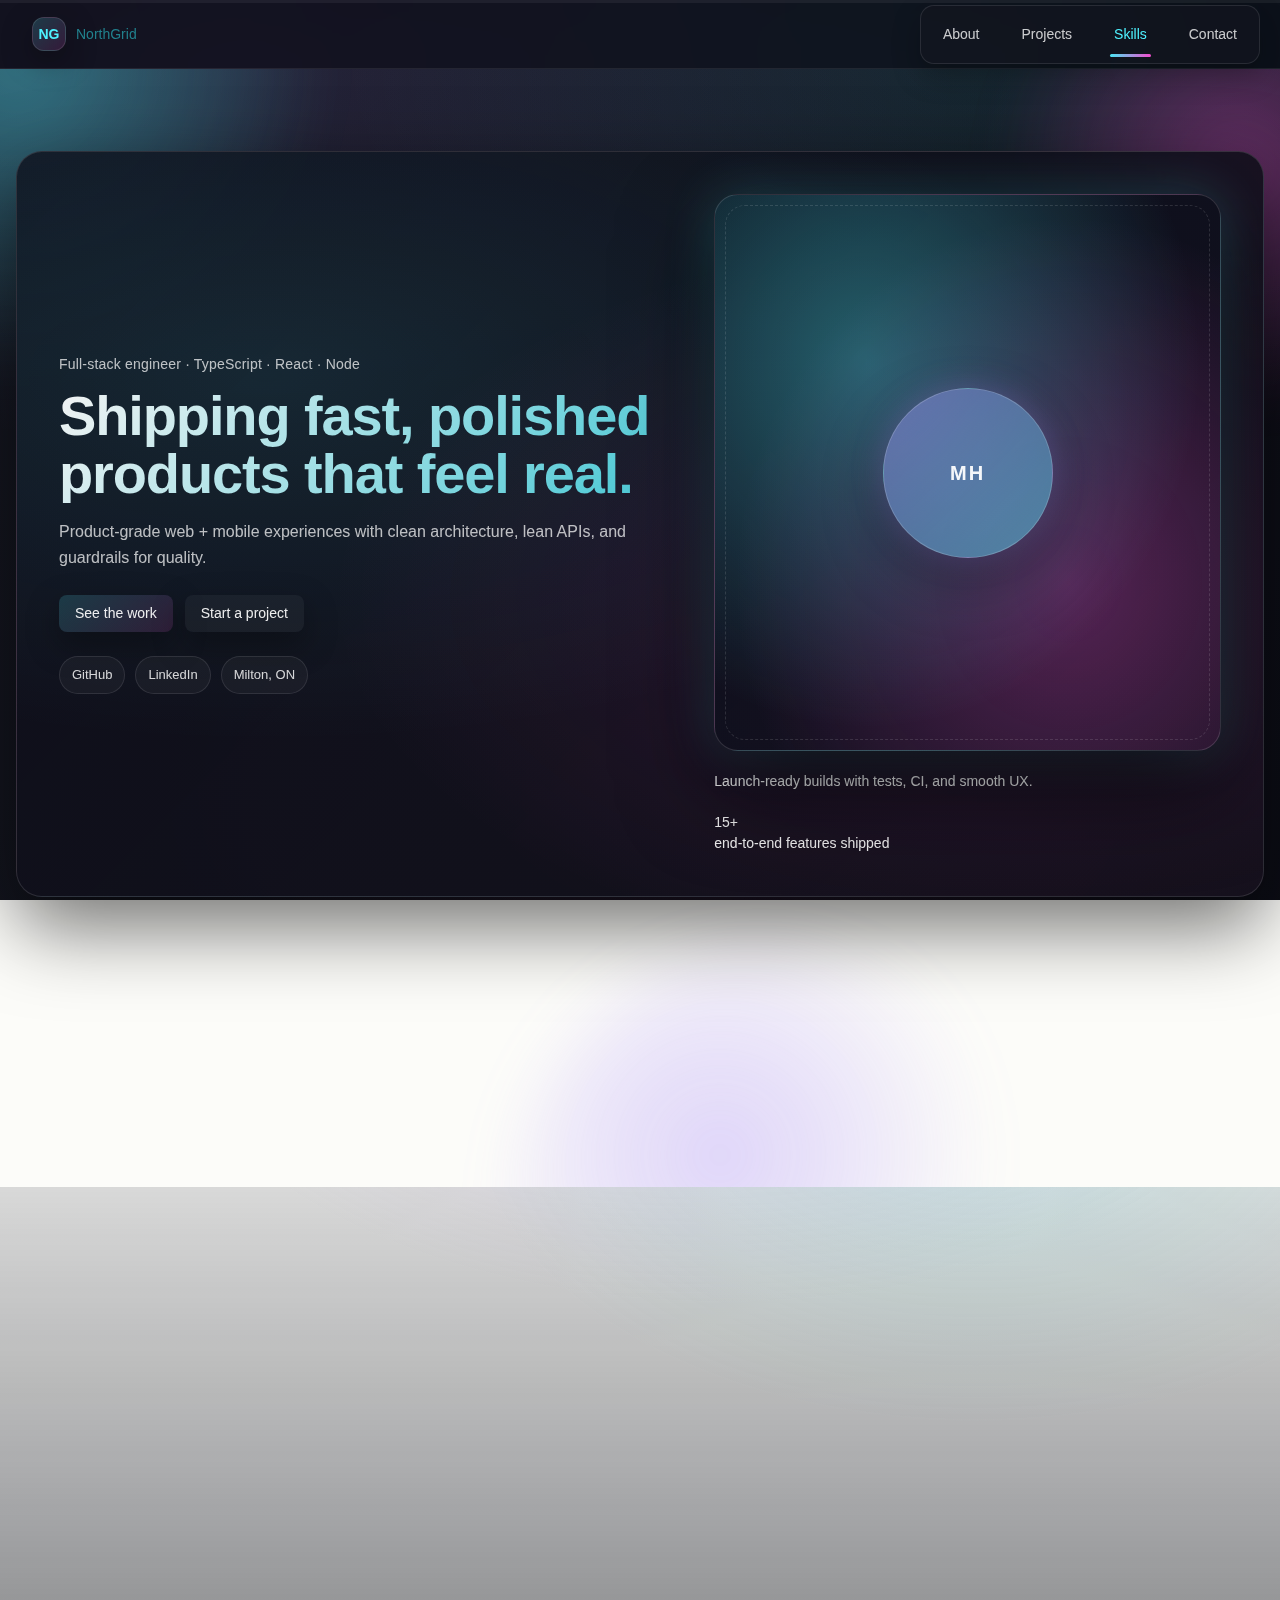
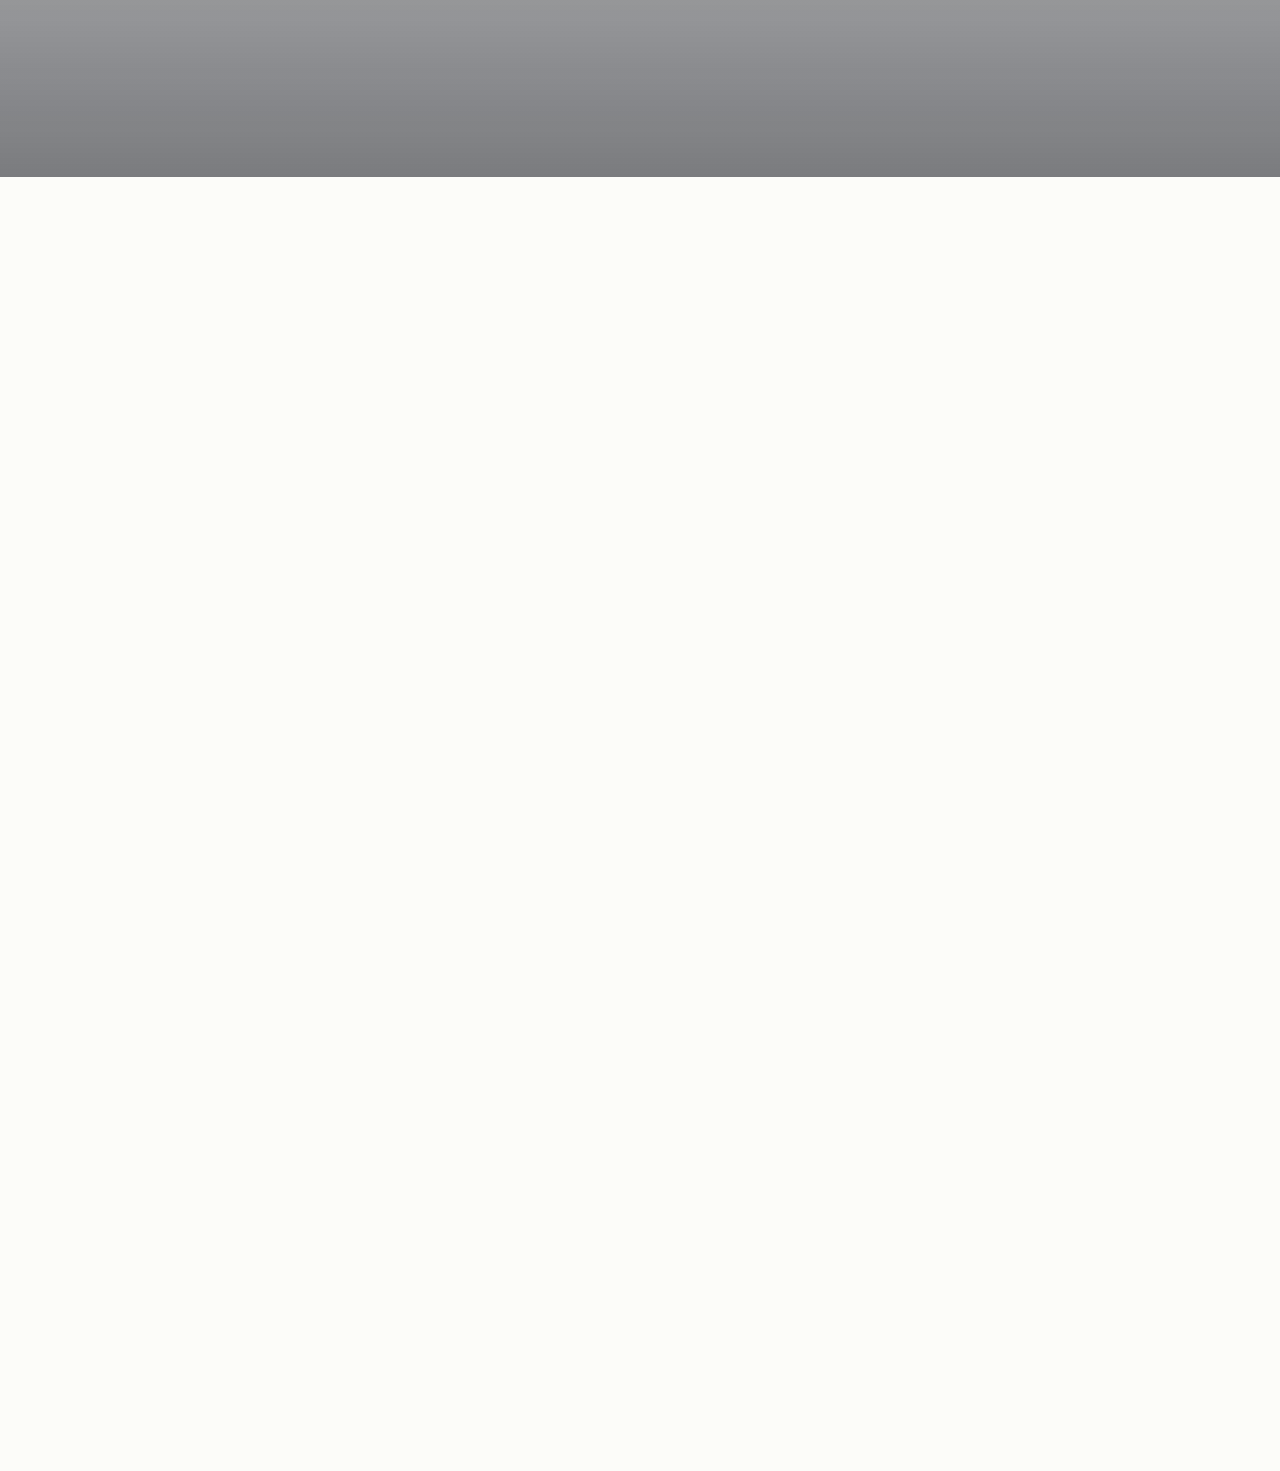
<file: index.html>
<!doctype html>
<html lang="en">
  <head>
    <meta charset="UTF-8" />
    <meta name="viewport" content="width=device-width,initial-scale=1" />
    <meta name="color-scheme" content="dark" />

    <title>Manuga Hewa Pathirana | Full‑Stack Engineer</title>
    <meta
      name="description"
      content="Full‑stack engineer building fast, accessible web and mobile products with TypeScript, React, Node.js, and production-grade DevOps."
    />

    <!-- Open Graph / link previews -->
    <meta property="og:type" content="website" />
    <meta property="og:title" content="Manuga Hewa Pathirana | Full‑Stack Engineer" />
    <meta
      property="og:description"
      content="Shipping polished products with TypeScript, React, Node.js, and production-grade delivery."
    />
    <meta property="og:url" content="https://manugahewa.github.io/Portfolio/" />
    <!-- Placeholder: add a real image at /assets/og.png later -->
    <meta property="og:image" content="https://manugahewa.github.io/Portfolio/assets/og.png" />
    <meta name="twitter:card" content="summary_large_image" />
    <meta name="twitter:title" content="Manuga Hewa Pathirana | Full‑Stack Engineer" />
    <meta
      name="twitter:description"
      content="Shipping polished products with TypeScript, React, Node.js, and production-grade delivery."
    />
    <meta name="twitter:image" content="https://manugahewa.github.io/Portfolio/assets/og.png" />

    <link rel="stylesheet" href="./styles.css" />
  </head>

  <body>
    <a class="skip-link" href="#main">Skip to content</a>

    <!-- Scroll progress (JS updates width) -->
    <div class="scroll-progress" aria-hidden="true">
      <div class="scroll-progress-bar" id="scrollProgressBar"></div>
    </div>

    <header class="site-header" id="top">
      <nav class="nav">
        <a class="brand" href="#top" aria-label="Home">
          <span class="brand-mark">NG</span>
          <span class="brand-text">NorthGrid</span>
        </a>

        <button
          class="nav-toggle"
          id="navToggle"
          aria-expanded="false"
          aria-controls="navLinks"
        >
          Menu
        </button>

        <div class="nav-links" id="navLinks" role="navigation" aria-label="Primary">
          <a class="nav-link is-active" href="#about">About</a>
          <a class="nav-link" href="#projects">Projects</a>
          <a class="nav-link" href="#skills">Skills</a>
          <a class="nav-link" href="#contact">Contact</a>
          <span class="nav-indicator" id="navIndicator" aria-hidden="true"></span>
        </div>
      </nav>
    </header>

    <main id="main">
      <section class="hero" aria-label="Hero">
        <div class="hero-bg" aria-hidden="true">
          <div class="orb orb-a"></div>
          <div class="orb orb-b"></div>
          <div class="orb orb-c"></div>
          <div class="grid"></div>
        </div>

        <div class="container hero-inner">
          <div class="hero-frame" id="heroFrame">
            <div class="hero-copy">
              <p class="kicker reveal hero-stagger" data-stagger="0">
                Full-stack engineer · TypeScript · React · Node
              </p>

              <h1 class="hero-title reveal hero-stagger" data-stagger="1">
                Shipping fast, polished products that feel real.
              </h1>

              <p class="hero-subtitle reveal hero-stagger" data-stagger="2">
                Product-grade web + mobile experiences with clean architecture, lean APIs,
                and guardrails for quality.
              </p>

              <div class="hero-actions reveal hero-stagger" data-stagger="3">
                <a class="btn btn-primary" href="#projects" id="ctaProjects">See the work</a>
                <a class="btn btn-ghost" href="#contact">Start a project</a>
              </div>

              <div class="hero-meta reveal hero-stagger" data-stagger="4" aria-label="Quick links">
                <a class="chip" href="https://github.com/ManugaHewa" target="_blank" rel="noreferrer"
                  >GitHub</a
                >
                <a
                  class="chip"
                  href="https://www.linkedin.com/in/manugahewa"
                  target="_blank"
                  rel="noreferrer"
                  >LinkedIn</a
                >
                <span class="chip chip-muted">Milton, ON</span>
              </div>
            </div>

            <div class="hero-visual reveal hero-stagger" data-stagger="5" aria-hidden="true">
              <div class="hero-photo">
                <div class="hero-photo-ring"></div>
                <div class="hero-photo-inner">MH</div>
              </div>

              <div class="hero-note">
                <span class="dot"></span>
                Launch-ready builds with tests, CI, and smooth UX.
              </div>

              <div class="hero-stat">
                <div class="stat-number">15+</div>
                <div class="stat-label">end-to-end features shipped</div>
              </div>
            </div>
          </div>

          <!-- Impact strip -->
          <section class="impact-strip reveal" aria-label="Impact highlights">
            <div class="impact-grid">
              <div class="impact-item">
                <div class="impact-title">Delivery speed</div>
                <div class="impact-value">~30% faster release cycles</div>
                <div class="impact-note">via test automation + CI guardrails</div>
              </div>
              <div class="impact-item">
                <div class="impact-title">Reliability</div>
                <div class="impact-value">Idempotent CSV import</div>
                <div class="impact-note">safe upserts + validation to prevent duplicates</div>
              </div>
              <div class="impact-item">
                <div class="impact-title">Real-time UX</div>
                <div class="impact-value">Live dashboard feedback</div>
                <div class="impact-note">WebSocket progress + status updates</div>
              </div>
            </div>
          </section>
        </div>
      </section>

      <section class="section container" id="about">
        <div class="section-head">
          <h2 class="section-title reveal">What I build</h2>
          <p class="section-subtitle reveal">
            Fewer words, more signal: systems that are reliable, fast, and pleasant to use.
          </p>
        </div>

        <div class="about-skills-grid">
          <div class="about-grid">
            <div class="panel reveal">
              <h3>Product</h3>
              <p>UI kits, flows, and micro-interactions designed to feel intentional and responsive.</p>
            </div>

            <div class="panel reveal">
              <h3>Engineering</h3>
              <p>Typed APIs, auth, validation, testing, and observability with pragmatic cloud infra.</p>
            </div>

            <div class="panel panel-delivery reveal">
              <h3>Delivery</h3>
              <p>CI/CD, Dockerized environments, and docs so teams can iterate without friction.</p>
            </div>
          </div>

          <div class="skills-embed" id="skills">
            <div class="skills-network reveal" id="skillsNetwork">
              <div class="skills-label">Current skill graph</div>
              <canvas id="skillsCanvas" aria-hidden="true"></canvas>
              <div
                class="skills-tooltip"
                id="skillsTooltip"
                role="tooltip"
                aria-hidden="true"
              ></div>
            </div>
          </div>
        </div>
      </section>

      <section class="section container" id="projects">
        <div class="section-head">
          <h2 class="section-title reveal">Featured projects</h2>
          <p class="section-subtitle reveal">
            A few highlights — each opens a quick snapshot with deep details, screenshots, and links.
          </p>
        </div>

        <div class="projects-grid">
          <article
            class="project-card reveal"
            data-project="dms"
            tabindex="0"
            role="button"
            aria-label="Open Donation Management System details"
          >
            <div
              class="project-thumb"
              style="
                background-image: url(https://images.unsplash.com/photo-1520607162513-77705c0f0d4a?auto=format&fit=crop&w=800&q=80);
              "
            ></div>
            <div class="project-content">
              <div class="project-top">
                <h3>Donation Management System (DMS)</h3>
                <p class="project-meta">TypeScript monorepo · Prisma/Postgres · React · Docker</p>
              </div>
              <p class="project-desc">
                Real donation ops: multi-channel recording, validation workflow, receipts, reporting, and auditability.
              </p>
              <div class="project-tags">
                <span class="tag">Node</span><span class="tag">Express</span><span class="tag">Prisma</span>
                <span class="tag">PostgreSQL</span><span class="tag">React</span><span class="tag">Docker</span>
              </div>
              <div class="project-links">
                <a
                  class="link"
                  href="https://github.com/ManugaHewa/DonationManagamentSystem-DMS-/tree/Test"
                  target="_blank"
                  rel="noreferrer"
                  >GitHub →</a
                >
              </div>
            </div>
          </article>

          <article
            class="project-card reveal"
            data-project="exercise"
            tabindex="0"
            role="button"
            aria-label="Open Exercise Prescription App details"
          >
            <div
              class="project-thumb"
              style="
                background-image: url(https://images.unsplash.com/photo-1518611012118-696072aa579a?auto=format&fit=crop&w=800&q=80);
              "
            ></div>
            <div class="project-content">
              <div class="project-top">
                <h3>Exercise Prescription App</h3>
                <p class="project-meta">React Native · Node/Express · Video · Notifications</p>
              </div>
              <p class="project-desc">
                Hand-therapy companion: record/upload videos, reminders, subtitles, and progress tracking across iOS/Android.
              </p>
              <div class="project-tags">
                <span class="tag">React Native</span><span class="tag">TypeScript</span><span class="tag">GCP</span>
                <span class="tag">Video</span><span class="tag">Notifications</span>
              </div>
              <div class="project-links">
                <a
                  class="link"
                  href="https://github.com/ManugaHewa/Exercise-Prescription-App_CAPSTONE/tree/main/Exercise-Prescription-App-Front-End-main"
                  target="_blank"
                  rel="noreferrer"
                  >Frontend →</a
                >
                <a
                  class="link"
                  href="https://github.com/ManugaHewa/Exercise-Prescription-App_CAPSTONE/tree/main/Exercise-Prescription-App-Back-End-main"
                  target="_blank"
                  rel="noreferrer"
                  >Backend →</a
                >
              </div>
            </div>
          </article>

          <article
            class="project-card reveal"
            data-project="alice"
            tabindex="0"
            role="button"
            aria-label="Open Alice in Brussels details"
          >
            <div
              class="project-thumb"
              style="
                background-image: url(https://images.unsplash.com/photo-1500530855697-b586d89ba3ee?auto=format&fit=crop&w=800&q=80);
              "
            ></div>
            <div class="project-content">
              <div class="project-top">
                <h3>Alice in Brussels</h3>
                <p class="project-meta">Interactive exhibition · Performance · Accessibility</p>
              </div>
              <p class="project-desc">
                Immersive museum-style site with layered overlays, guided exploration, and fast, accessible delivery.
              </p>
              <div class="project-tags">
                <span class="tag">HTML</span><span class="tag">CSS</span><span class="tag">JavaScript</span>
                <span class="tag">Bootstrap</span>
              </div>
              <div class="project-links">
                <span class="link muted">Work sample available on request</span>
              </div>
            </div>
          </article>
        </div>
      </section>

      <section class="section container" id="contact">
        <div class="section-head">
          <h2 class="section-title reveal">Contact</h2>
          <p class="section-subtitle reveal">Want a fast MVP, a reliable backend, or a polished UI?</p>
        </div>

        <div class="contact-grid">
          <a class="panel reveal contact-card" href="mailto:Manugaginodh2@gmail.com">
            <h3>Email</h3>
            <p class="muted">Manugaginodh2@gmail.com</p>
          </a>

          <a class="panel reveal contact-card" href="https://github.com/ManugaHewa" target="_blank" rel="noreferrer">
            <h3>GitHub</h3>
            <p class="muted">github.com/ManugaHewa</p>
          </a>

          <a
            class="panel reveal contact-card"
            href="https://www.linkedin.com/in/manugahewa"
            target="_blank"
            rel="noreferrer"
          >
            <h3>LinkedIn</h3>
            <p class="muted">/in/manugahewa</p>
          </a>
        </div>
      </section>
    </main>

    <!-- Project modal -->
    <div
      class="modal"
      id="projectModal"
      aria-hidden="true"
      role="dialog"
      aria-modal="true"
      aria-label="Project details"
    >
      <div class="modal-backdrop" id="modalBackdrop"></div>

      <div class="modal-card" role="document" aria-live="polite">
        <button class="modal-close" id="modalClose" aria-label="Close project details">Close</button>
        <div class="modal-body" id="modalBody"></div>
      </div>
    </div>

    <script src="./main.js"></script>
  </body>
</html>
</file>
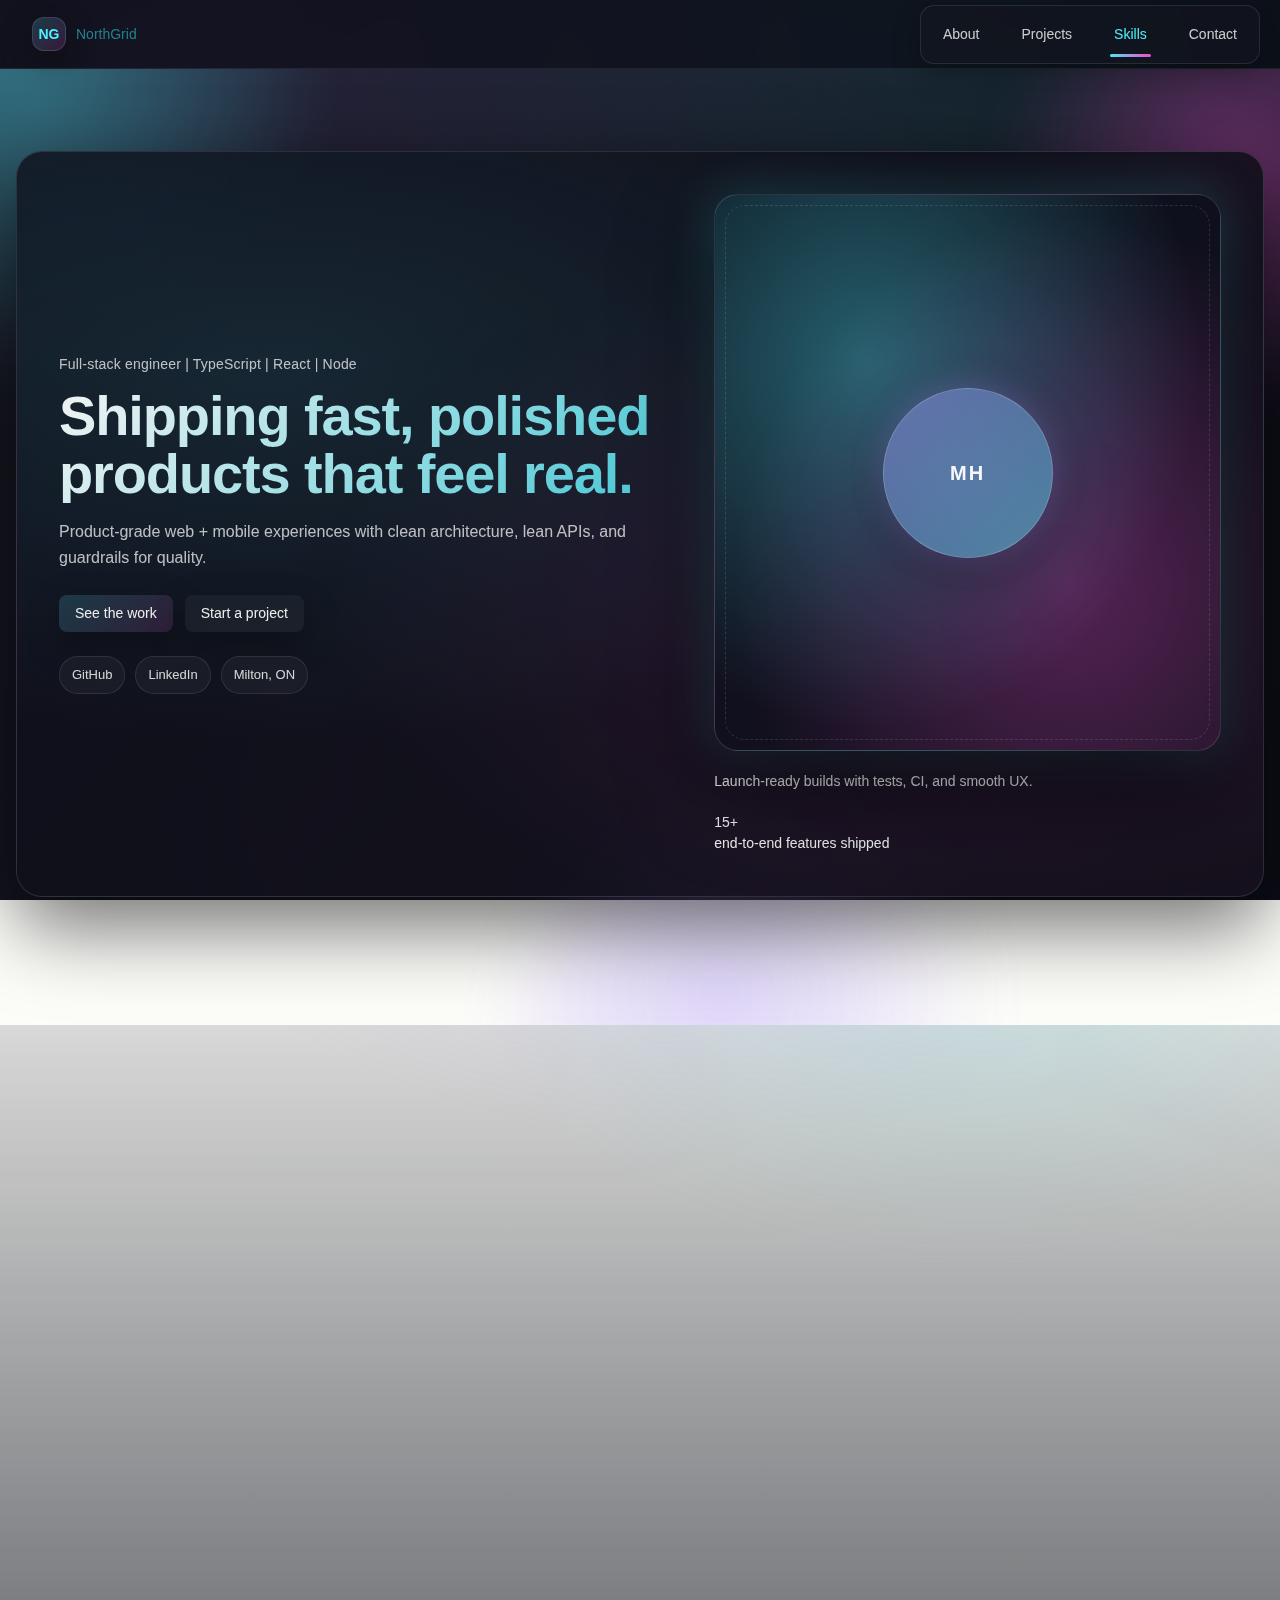
<file: Portfolio/index.html>
<!doctype html>
<html lang="en">
  <head>
    <meta charset="UTF-8" />
    <meta name="viewport" content="width=device-width,initial-scale=1" />
    <meta name="color-scheme" content="dark" />
    <title>Manuga Hewa Pathirana | Portfolio</title>
    <link rel="stylesheet" href="./styles.css" />
  </head>

  <body>
    <a class="skip-link" href="#main">Skip to content</a>

    <header class="site-header" id="top">
      <nav class="nav">
        <a class="brand" href="#top" aria-label="Home">
          <span class="brand-mark">NG</span>
          <span class="brand-text">NorthGrid</span>
        </a>

        <button class="nav-toggle" id="navToggle" aria-expanded="false" aria-controls="navLinks">
          Menu
        </button>

        <div class="nav-links" id="navLinks" role="navigation" aria-label="Primary">
          <a class="nav-link is-active" href="#about">About</a>
          <a class="nav-link" href="#projects">Projects</a>
          <a class="nav-link" href="#skills">Skills</a>
          <a class="nav-link" href="#contact">Contact</a>
          <span class="nav-indicator" id="navIndicator" aria-hidden="true"></span>
        </div>
      </nav>
    </header>

    <main id="main">
      <section class="hero" aria-label="Hero">
        <div class="hero-bg" aria-hidden="true">
          <div class="orb orb-a"></div>
          <div class="orb orb-b"></div>
          <div class="orb orb-c"></div>
          <div class="grid"></div>
        </div>

        <div class="container hero-inner">
          <div class="hero-frame">
            <div class="hero-copy">
              <p class="kicker reveal">Full-stack engineer | TypeScript | React | Node</p>
              <h1 class="hero-title reveal">
                Shipping fast, polished products that feel real.
              </h1>
              <p class="hero-subtitle reveal">
                Product-grade web + mobile experiences with clean architecture, lean APIs, and guardrails for quality.
              </p>

              <div class="hero-actions reveal">
                <a class="btn btn-primary" href="#projects" id="ctaProjects">See the work</a>
                <a class="btn btn-ghost" href="#contact">Start a project</a>
              </div>

              <div class="hero-meta reveal" aria-label="Quick links">
                <a class="chip" href="https://github.com/ManugaHewa" target="_blank" rel="noreferrer">GitHub</a>
                <a class="chip" href="https://www.linkedin.com/in/manugahewa/" target="_blank" rel="noreferrer">LinkedIn</a>
                <span class="chip chip-muted">Milton, ON</span>
              </div>
            </div>

            <div class="hero-visual reveal" aria-hidden="true">
              <div class="hero-photo">
                <div class="hero-photo-ring"></div>
                <div class="hero-photo-inner">MH</div>
              </div>
              <div class="hero-note">
                <span class="dot"></span>
                Launch-ready builds with tests, CI, and smooth UX.
              </div>
              <div class="hero-stat">
                <div class="stat-number">15+</div>
                <div class="stat-label">end-to-end features shipped</div>
              </div>
            </div>
          </div>
        </div>
      </section>

      <section class="section container" id="about">
        <div class="section-head">
          <h2 class="section-title reveal">What I build</h2>
          <p class="section-subtitle reveal">
            Fewer words, more signal: systems that are reliable, fast, and pleasant to use.
          </p>
        </div>

        <div class="about-skills-grid">
          <div class="about-grid">
            <div class="panel reveal">
              <h3>Product</h3>
              <p>UI kits, flows, and micro-interactions designed to feel intentional and responsive.</p>
            </div>

            <div class="panel reveal">
              <h3>Engineering</h3>
              <p>Typed APIs, auth, validation, testing, and observability with pragmatic cloud infra.</p>
            </div>

            <div class="panel panel-delivery reveal">
              <h3>Delivery</h3>
              <p>CI/CD, Dockerized environments, and docs so teams can iterate without friction.</p>
            </div>
          </div>

          <div class="skills-embed" id="skills">
            <div class="skills-network reveal" id="skillsNetwork">
              <div class="skills-label">Current skill graph</div>
              <canvas id="skillsCanvas" aria-hidden="true"></canvas>
            </div>
          </div>
        </div>
      </section>

      <section class="section container" id="projects">
        <div class="section-head">
          <h2 class="section-title reveal">Featured projects</h2>
          <p class="section-subtitle reveal">
            A few highlights - each opens a quick snapshot with links.
          </p>
        </div>

        <div class="projects-grid">
          <article class="project-card reveal" data-project="dms" tabindex="0" role="button" aria-label="Open Donation Management System details">
            <div class="project-thumb" style="background-image:url('https://images.unsplash.com/photo-1520607162513-77705c0f0d4a?auto=format&fit=crop&w=800&q=80');"></div>
            <div class="project-content">
              <div class="project-top">
                <h3>Donation Management System (DMS)</h3>
                <p class="project-meta">TypeScript monorepo | Prisma/Postgres | React | Docker</p>
              </div>
              <p class="project-desc">
                Robust donor ops: typed APIs, receipts, audits, and admin workflows that mirror real-world org needs.
              </p>
              <div class="project-tags">
                <span class="tag">Node</span><span class="tag">Express</span><span class="tag">Prisma</span>
                <span class="tag">PostgreSQL</span><span class="tag">React</span><span class="tag">Docker</span>
              </div>
              <div class="project-links">
                <a class="link" href="https://github.com/ManugaHewa/DonationManagamentSystem-DMS-/tree/Test" target="_blank" rel="noreferrer">GitHub -></a>
              </div>
            </div>
          </article>

          <article class="project-card reveal" data-project="exercise" tabindex="0" role="button" aria-label="Open Exercise Prescription App details">
            <div class="project-thumb" style="background-image:url('https://images.unsplash.com/photo-1518611012118-696072aa579a?auto=format&fit=crop&w=800&q=80');"></div>
            <div class="project-content">
              <div class="project-top">
                <h3>Exercise Prescription App</h3>
                <p class="project-meta">React Native | Node/Express | Postgres | Docker</p>
              </div>
              <p class="project-desc">
                Clinician + patient companion: prescribe hand-therapy plans, track progress, and sync data across devices.
              </p>
              <div class="project-tags">
                <span class="tag">React Native</span><span class="tag">TypeScript</span><span class="tag">GCP</span>
                <span class="tag">Microservices</span><span class="tag">Testing</span>
              </div>
              <div class="project-links">
                <a class="link" href="https://github.com/ManugaHewa/Exercise-Prescription-App_CAPSTONE/tree/main/Exercise-Prescription-App-Front-End-main" target="_blank" rel="noreferrer">Frontend -></a>
                <a class="link" href="https://github.com/ManugaHewa/Exercise-Prescription-App_CAPSTONE/tree/main/Exercise-Prescription-App-Back-End-main" target="_blank" rel="noreferrer">Backend -></a>
              </div>
            </div>
          </article>

          <article class="project-card reveal" data-project="alice" tabindex="0" role="button" aria-label="Open Alice in Brussels details">
            <div class="project-thumb" style="background-image:url('https://images.unsplash.com/photo-1500530855697-b586d89ba3ee?auto=format&fit=crop&w=800&q=80');"></div>
            <div class="project-content">
              <div class="project-top">
                <h3>Alice in Brussels</h3>
                <p class="project-meta">Interactive exhibition | Performance & accessibility</p>
              </div>
              <p class="project-desc">
                Immersive museum-style site with layered overlays, guided exploration, and fast, accessible delivery.
              </p>
              <div class="project-tags">
                <span class="tag">HTML</span><span class="tag">CSS</span><span class="tag">JavaScript</span><span class="tag">Bootstrap</span>
              </div>
              <div class="project-links">
                <span class="link muted">Work sample available on request</span>
              </div>
            </div>
          </article>
        </div>
      </section>

      <section class="section container" id="contact">
        <div class="section-head">
          <h2 class="section-title reveal">Contact</h2>
          <p class="section-subtitle reveal">
            Want a fast MVP, a reliable backend, or a polished portfolio-grade UI?
          </p>
        </div>

        <div class="contact-grid">
          <a class="panel reveal contact-card" href="mailto:Manugaginodh2@gmail.com">
            <h3>Email</h3>
            <p class="muted">Manugaginodh2@gmail.com</p>
          </a>

          <a class="panel reveal contact-card" href="https://github.com/ManugaHewa" target="_blank" rel="noreferrer">
            <h3>GitHub</h3>
            <p class="muted">github.com/ManugaHewa</p>
          </a>

          <a class="panel reveal contact-card" href="https://www.linkedin.com/in/manugahewa/" target="_blank" rel="noreferrer">
            <h3>LinkedIn</h3>
            <p class="muted">/in/manugahewa</p>
          </a>
        </div>
      </section>
    </main>

    <!-- Project modal -->
    <div class="modal" id="projectModal" aria-hidden="true" role="dialog" aria-modal="true" aria-label="Project details">
      <div class="modal-backdrop" id="modalBackdrop"></div>
      <div class="modal-card" role="document" aria-live="polite">
        <button class="modal-close" id="modalClose" aria-label="Close project details">Close</button>
        <div class="modal-body" id="modalBody"></div>
      </div>
    </div>

    <!-- Your code -->
    <script src="./main.js"></script>
  </body>
</html>
</file>
<file: styles.css>
:root{
  --bg: #070811;
  --bg-subtle: #0f1117;
  --panel: rgba(255,255,255,0.06);
  --panel-hover: rgba(255,255,255,0.10);
  --border: rgba(255,255,255,0.12);
  --text: rgba(255,255,255,0.92);
  --muted: rgba(255,255,255,0.68);
  --muted2: rgba(255,255,255,0.52);
  --cyan:#4ef2ff;
  --purple:#a78bfa;
  --pink:#ff4fd8;
  --shadow: 0 18px 60px rgba(0,0,0,0.55);
  --radius: 18px;
  --container: 1280px;
  --transition: 0.35s cubic-bezier(0.16, 1, 0.3, 1);
}

*{ box-sizing:border-box; }
html{ scroll-behavior:smooth; }
body{
  margin:0;
  font-family: -apple-system, BlinkMacSystemFont, 'Segoe UI', Roboto, Oxygen, Ubuntu, Cantarell, sans-serif;
  color:var(--text);
  background:
    radial-gradient(1400px 700px at 20% 8%, rgba(167,139,250,.12), transparent 55%),
    radial-gradient(1200px 680px at 78% 6%, rgba(78,242,255,.10), transparent 55%),
    radial-gradient(1100px 640px at 55% 88%, rgba(255,79,216,.08), transparent 50%),
    linear-gradient(120deg, rgba(12,14,24,0.96), rgba(7,8,17,0.98));
  overflow-x:hidden;
  background-attachment: fixed;
}

a{ color:inherit; text-decoration:none; }
.container{ width:min(var(--container), calc(100% - 40px)); margin:0 auto; }

.skip-link{
  position:absolute; left:-999px; top:12px;
  background:#111; color:#fff; padding:10px 12px; border-radius:10px; border:1px solid var(--border);
}
.skip-link:focus{ left:12px; z-index:9999; }

.site-header{
  position:sticky;
  top:0;
  z-index:50;
  backdrop-filter: blur(12px);
  background: rgba(7,8,17,0.55);
  border-bottom:1px solid rgba(255,255,255,0.08);
  transition: all var(--transition);
}

.nav{
  width:min(var(--container), calc(100% - 40px));
  margin:0 auto;
  height:68px;
  display:flex;
  align-items:center;
  justify-content:space-between;
  gap:18px;
}

.brand{
  display:flex; align-items:center; gap:10px;
  padding:10px 12px;
  border-radius:12px;
  cursor:pointer;
  transition: all var(--transition);
}

.brand:hover {
  background: rgba(78,242,255,0.08);
}

.brand-mark{
  width:34px; height:34px;
  border-radius:12px;
  display:grid; place-items:center;
  background: linear-gradient(135deg, rgba(78,242,255,.18), rgba(255,79,216,.14));
  border:1px solid rgba(255,255,255,0.12);
  box-shadow: 0 10px 30px rgba(0,0,0,.35);
  font-weight:800;
  font-size:14px;
  color:var(--cyan);
}

.nav-toggle{
  display:none;
  border:1px solid var(--border);
  background:rgba(255,255,255,0.06);
  color:var(--text);
  padding:10px 12px;
  border-radius:12px;
  cursor:pointer;
  transition: all 0.2s ease;
}

.nav-toggle:hover {
  background: rgba(255,255,255,0.10);
}

.nav-links{
  position:relative;
  display:flex;
  align-items:center;
  gap:18px;
  padding:8px 10px;
  border-radius:14px;
  border:1px solid rgba(255,255,255,0.10);
  background: rgba(20,22,32,0.6);
  box-shadow: 0 12px 28px rgba(0,0,0,0.25);
}

.nav-link{
  position:relative;
  padding:10px 12px;
  border-radius:12px;
  color:rgba(255,255,255,0.78);
  transition: all 0.25s ease;
  font-size:14px;
  font-weight:500;
}

.nav-link:hover{ 
  color:rgba(255,255,255,0.95); 
  background: rgba(255,255,255,0.06); 
}

.nav-link.is-active{ 
  color: var(--cyan);
}

.nav-indicator{
  position:absolute;
  height:3px;
  border-radius:999px;
  background: linear-gradient(90deg, var(--cyan), var(--pink));
  bottom:6px;
  left:10px;
  width:40px;
  opacity:0.95;
  filter: drop-shadow(0 10px 18px rgba(78,242,255,0.18));
  pointer-events:none;
  transition: left var(--transition), width var(--transition);
}

.hero{
  position:relative;
  padding: 60px 0 80px;
  min-height: 100vh;
  display:flex;
  align-items:center;
  overflow:hidden;
}

.hero-bg{
  position:absolute; inset:0;
  overflow:hidden;
  pointer-events:none;
  z-index:0;
}

.orb{
  position:absolute;
  width: 520px; height: 520px;
  border-radius: 50%;
  filter: blur(30px);
  opacity:0.55;
  transform: translate3d(0,0,0);
  will-change: transform;
}

.orb-a{ left:-140px; top:-160px; background: radial-gradient(circle at 30% 30%, rgba(78,242,255,0.75), transparent 60%); }
.orb-b{ right:-220px; top:-110px; background: radial-gradient(circle at 50% 40%, rgba(255,79,216,0.65), transparent 60%); }
.orb-c{ left:40%; bottom:-280px; background: radial-gradient(circle at 40% 40%, rgba(167,139,250,0.65), transparent 62%); }

.grid{
  position:absolute; inset:-40px;
  background:
    linear-gradient(rgba(255,255,255,0.06) 1px, transparent 1px),
    linear-gradient(90deg, rgba(255,255,255,0.06) 1px, transparent 1px);
  background-size: 44px 44px;
  mask-image: radial-gradient(closest-side at 55% 25%, rgba(0,0,0,0.9), transparent 74%);
  opacity:0.35;
}

.hero-inner{ 
  position:relative; 
  z-index:1; 
  padding: 22px 0 48px;
}

.hero-frame{
  position:relative;
  display:grid;
  grid-template-columns: 1.1fr 0.9fr;
  gap: 36px;
  align-items:center;
  padding: 42px;
  border-radius: 26px;
  border:1px solid rgba(255,255,255,0.12);
  background:
    radial-gradient(120% 90% at 20% 30%, rgba(78,242,255,0.10), transparent 55%),
    radial-gradient(100% 90% at 80% 60%, rgba(255,79,216,0.12), transparent 55%),
    linear-gradient(135deg, rgba(15,16,28,0.92), rgba(18,16,26,0.88));
  box-shadow: 0 30px 80px rgba(0,0,0,0.55);
  overflow:hidden;
}

.hero-copy{
  position:relative;
  z-index:2;
  max-width: 640px;
}

.hero-visual{
  position:relative;
  z-index:2;
  display:flex;
  flex-direction:column;
  gap: 20px;
  animation: floaty 10s ease-in-out infinite;
}

.hero-photo{
  position:relative;
  width: 100%;
  max-width: 520px;
  aspect-ratio: 1/1.1;
  border-radius: 24px;
  background:
    radial-gradient(120% 120% at 30% 30%, rgba(78,242,255,.35), transparent 55%),
    radial-gradient(120% 120% at 70% 70%, rgba(255,79,216,.28), transparent 55%),
    linear-gradient(135deg, rgba(12,15,28,0.95), rgba(20,18,32,0.85));
  border: 1px solid rgba(255,255,255,0.14);
  box-shadow: 0 36px 90px rgba(0,0,0,0.60), 0 0 50px rgba(78,242,255,0.22);
  display:grid;
  place-items:center;
  overflow:hidden;
}

.hero-photo-ring{
  position:absolute;
  inset:10px;
  border-radius:20px;
  border:1px dashed rgba(255,255,255,0.18);
  opacity:0.7;
  animation: spin 18s linear infinite;
}

.hero-photo-inner{
  width: 170px; height: 170px;
  border-radius: 50%;
  background: linear-gradient(135deg, rgba(167,139,250,.45), rgba(78,242,255,.42));
  border:1px solid rgba(255,255,255,0.18);
  display:grid; place-items:center;
  font-weight:800; letter-spacing:2px;
  color: rgba(255,255,255,0.94);
  box-shadow: 0 20px 60px rgba(0,0,0,0.35), 0 0 30px rgba(167,139,250,0.35);
  font-size:20px;
}

.kicker{
  margin:0 0 12px;
  color:rgba(255,255,255,0.72);
  letter-spacing:0.2px;
  font-size:14px;
  font-weight:500;
}

.hero-title{
  margin:0 0 16px;
  font-size: clamp(34px, 5vw, 56px);
  line-height:1.03;
  letter-spacing:-0.02em;
  background: linear-gradient(135deg, rgba(255,255,255,0.95), rgba(78,242,255,0.8));
  -webkit-background-clip: text;
  -webkit-text-fill-color: transparent;
  background-clip: text;
}

.hero-subtitle{
  margin:0 0 24px;
  max-width: 70ch;
  color:rgba(255,255,255,0.72);
  font-size: 16px;
  line-height:1.65;
}

.hero-actions{ 
  display:flex; 
  gap:12px; 
  flex-wrap:wrap;
  margin-bottom: 24px;
}

.btn{
  border:1px solid var(--border);
  padding: 13px 22px;
  border-radius: 14px;
  display:inline-flex;
  align-items:center;
  gap:8px;
  cursor:pointer;
  transition: all var(--transition);
  font-weight:500;
  font-size:14px;
  background: rgba(255,255,255,0.04);
  color: var(--text);
  box-shadow: 0 12px 32px rgba(0,0,0,0.35);
}

.btn:hover{ 
  transform: translateY(-2px);
  border-color: rgba(255,255,255,0.18);
  background: rgba(255,255,255,0.08);
  box-shadow: 0 16px 40px rgba(0,0,0,0.38);
}

.btn-primary{
  background: linear-gradient(135deg, rgba(78,242,255,0.16), rgba(255,79,216,0.12));
  border-color: rgba(78,242,255,0.3);
}

.btn-primary:hover {
  background: linear-gradient(135deg, rgba(78,242,255,0.25), rgba(255,79,216,0.20));
  box-shadow: 0 10px 30px rgba(78,242,255,0.2);
}

.hero-meta{ 
  margin-top:0;
  display:flex; 
  gap:10px; 
  flex-wrap:wrap;
}

.chip{
  font-size:13px;
  padding: 8px 12px;
  border-radius: 999px;
  border: 1px solid rgba(255,255,255,0.10);
  background: rgba(255,255,255,0.04);
  color: rgba(255,255,255,0.82);
  transition: all 0.2s ease;
}

.chip:hover {
  background: rgba(78,242,255,0.1);
  border-color: rgba(78,242,255,0.3);
  color: var(--cyan);
}

/* .section{ 
  padding: 48px 0;
} */

.section-head{ 
  text-align: left;
  position: relative;
}

#projects.section{
  padding-bottom: 50px;
}

#about{
  position: relative;
  overflow: hidden;
}
#about::before{
  content:"";
  position:absolute;
  inset:-220px -200px 35% -200px;
  background:
    radial-gradient(900px 520px at 55% 0%, rgba(167,139,250,0.22), transparent 65%),
    radial-gradient(780px 480px at 70% 18%, rgba(78,242,255,0.16), transparent 65%),
    linear-gradient(180deg, rgba(12,14,24,0.0), rgba(12,14,24,0.6));
  opacity:0.9;
  pointer-events:none;
  z-index:0;
}
#about > *{
  position: relative;
  z-index:1;
}

.section-title{
  margin:0 0 8px;
  font-size: 28px;
  letter-spacing: -0.01em;
  font-weight: 600;
  display:inline-flex;
  align-items:center;
  gap:10px;
}

.section-title::before{
  content:"";
  display:inline-block;
  width: 6px;
  height: 24px;
  border-radius: 999px;
  background: linear-gradient(180deg, var(--cyan), var(--pink));
  box-shadow: 0 0 12px rgba(78,242,255,0.4);
}

.section-subtitle{
  margin:10px;
  margin-bottom:50px;
  color: var(--muted);
  max-width: 80ch;
  line-height:1.6;
  margin-left: 0;
  margin-right: 0;
  font-size: 16px;
}

@keyframes dash{
  0% { stroke-dashoffset: 260; opacity:0.7; }
  50% { stroke-dashoffset: 0; opacity:1; }
  100% { stroke-dashoffset: -260; opacity:0.7; }
}

@keyframes networkGlow{
  0% { opacity: 0.65; transform: scale(1); }
  50% { opacity: 0.9; transform: scale(1.02); }
  100% { opacity: 0.65; transform: scale(1); }
}

.about-grid{
  display:flex;
  flex-direction: column;
  gap: 20px;
  margin-top: 8px;
  max-width: 360px;
  flex: 0 0 30%;
}

.about-grid .panel{
  width: 100%;
}

.panel-delivery{
  margin-top: 4px;
}

.about-skills-grid{
  display:flex;
  gap: 16px;
  align-items:flex-start;
  justify-content:space-between;
}
.skills-embed{
  justify-self:end;
  max-width: 1120px;
  width: 100%;
  flex: 1 1 70%;
}

.panel{
  border:1px solid rgba(255,255,255,0.10);
  background: linear-gradient(135deg, rgba(255,255,255,0.05), rgba(255,255,255,0.02));
  border-radius: var(--radius);
  padding: 32px 26px;
  box-shadow: 0 18px 60px rgba(0,0,0,0.28);
  transition: all var(--transition);
  cursor: pointer;
  position: relative;
  overflow: hidden;
}

.panel::after{
  content:"";
  position:absolute;
  top:0; left:18px;
  width:50px; height:4px;
  border-radius: 999px;
  background: linear-gradient(90deg, var(--cyan), var(--pink));
  opacity:0.7;
}

.panel::before {
  content: '';
  position: absolute;
  inset: -1px;
  background: radial-gradient(400px at var(--mx, 50%) var(--my, 0%), rgba(78,242,255,0.1), transparent 60%);
  opacity: 0;
  transition: opacity 0.3s ease;
  pointer-events: none;
}

.panel:hover {
  border-color: rgba(255,255,255,0.16);
  background: rgba(255,255,255,0.06);
  transform: translateY(-4px);
}

.panel:hover::before {
  opacity: 1;
}

.panel h3{ 
  margin:0 0 12px; 
  font-size: 18px;
  font-weight: 600;
  color: var(--cyan);
}

.panel p{ 
  margin:0; 
  color: var(--muted); 
  line-height:1.6;
  font-size: 14px;
}

.projects-grid{
  display:grid;
  grid-template-columns: repeat(auto-fit, minmax(350px, 1fr));
  gap: 20px;
  margin-top: 28px;
}

.project-card{
  padding: 0;
  cursor:pointer;
  position:relative;
  overflow:hidden;
  isolation:isolate;
  border:1px solid rgba(255,255,255,0.10);
  background: rgba(255,255,255,0.03);
  border-radius: 20px;
  transition: all var(--transition);
  display: flex;
  flex-direction: column;
  height: 100%;
}

.project-card:hover {
  border-color: rgba(78,242,255,0.3);
  background: rgba(255,255,255,0.08);
  transform: translateY(-6px);
  box-shadow: 0 20px 60px rgba(78,242,255,0.15);
}

.project-thumb{
  width:100%;
  aspect-ratio: 16/9;
  background-size: cover;
  background-position: center;
  flex-shrink: 0;
  border-bottom: 1px solid rgba(255,255,255,0.10);
  filter: brightness(0.9);
  transition: all var(--transition);
  mask-image: linear-gradient(to bottom, rgba(0,0,0,0.15), rgba(0,0,0,0.95));
}

.project-card:hover .project-thumb {
  filter: brightness(1.1);
}

.project-content {
  padding: 24px;
  display: flex;
  flex-direction: column;
  flex-grow: 1;
}

.project-top h3{ 
  margin:0 0 8px; 
  font-size: 19px;
  font-weight: 700;
}

.project-meta {
  color: var(--muted2); 
  margin:0 0 12px; 
  font-size: 12px;
  text-transform: uppercase;
  letter-spacing: 0.05em;
}

.project-desc{ 
  color: var(--muted); 
  margin: 0 0 18px; 
  line-height:1.7;
  font-size: 14px;
  flex-grow: 1;
}

.project-tags{ 
  display:flex; 
  flex-wrap:wrap; 
  gap:6px;
  margin-bottom: 12px;
}

.tag{
  font-size: 11px;
  padding: 5px 10px;
  border-radius: 999px;
  border: 1px solid rgba(255,255,255,0.10);
  background: rgba(255,255,255,0.03);
  color: rgba(255,255,255,0.78);
}

.project-links{ 
  display:flex; 
  gap:12px; 
  flex-wrap:wrap;
}

.link{ 
  color: var(--cyan); 
  text-decoration: underline; 
  text-underline-offset: 3px;
  font-size: 13px;
  font-weight: 500;
  transition: all 0.2s ease;
}

.link:hover {
  color: var(--pink);
}

.skills-grid{
  display:grid;
  grid-template-columns: repeat(auto-fit, minmax(280px, 1fr));
  gap: 16px;
  margin-top: 28px;
}

.skills-network{
  position:relative;
  margin-top: 0;
  border-radius: 22px;
  border:none;
  background: transparent;
  box-shadow: none;
  overflow:hidden;
  padding: 12px 18px 8px;
  min-height: clamp(320px, 36vw, 460px);
  transform-origin: center;
}
.skills-network canvas{
  position:absolute;
  inset:0;
  width:100%;
  height:100%;
  display:block;
  pointer-events:none;
  transform: translateY(0);
}
.skills-network::before{
  content:"";
  position:absolute;
  inset:0;
  background: transparent;
  animation: none;
  pointer-events:none;
}

.skills-label{
  position:absolute;
  top:12px;
  left:14px;
  padding: 8px 12px;
  border-radius: 12px;
  background: linear-gradient(135deg, rgba(78,242,255,0.14), rgba(167,139,250,0.18));
  border:1px solid rgba(255,255,255,0.12);
  box-shadow: 0 8px 20px rgba(0,0,0,0.35);
  color: #e8f1ff;
  font-size: 13px;
  font-weight: 600;
  letter-spacing: 0.01em;
  backdrop-filter: blur(8px);
  z-index: 2;
}
.skills-svg{
  position:absolute;
  inset:0;
  width:100%;
  height:100%;
  opacity:1;
  filter: drop-shadow(0 12px 28px rgba(0,0,0,0.45));
}
.skill-link{
  fill:none;
  stroke: url(#skill-gradient);
  stroke-width: 2.4;
  stroke-linecap: round;
  stroke-dasharray: 160 420;
  animation: dash 7s ease-in-out infinite;
}
.skill-link:nth-child(2){
  stroke: rgba(255,79,216,0.35);
  animation-duration: 7s;
  animation-delay: 1s;
}
.skill-link:nth-child(3){
  stroke: rgba(167,139,250,0.32);
  animation-duration: 5.5s;
  animation-delay: 0.4s;
}
.skill-link:nth-child(4){
  stroke: rgba(78,242,255,0.25);
  animation-duration: 6.5s;
  animation-delay: 0.8s;
}
.skill-node{
  position:absolute;
  left: var(--x);
  top: var(--y);
  transform: translate(-50%, -50%);
  padding: 10px 14px;
  border-radius: 14px;
  background: rgba(8,10,16,0.9);
  border:1px solid rgba(255,255,255,0.14);
  box-shadow: 0 12px 30px rgba(0,0,0,0.35), 0 0 26px rgba(78,242,255,0.25);
  font-size: 13px;
  color: var(--text);
  backdrop-filter: blur(6px);
  transition: transform var(--transition), border-color var(--transition), box-shadow var(--transition);
}
.skill-node::before{
  content:"";
  position:absolute;
  inset:-6px;
  border-radius: 16px;
  border:1px solid rgba(78,242,255,0.24);
  opacity:0;
  transition: opacity var(--transition);
}
.skill-node::after{
  content:"";
  position:absolute;
  width: 10px;
  height: 10px;
  border-radius:50%;
  background: linear-gradient(135deg, var(--cyan), var(--pink));
  box-shadow: 0 0 16px rgba(78,242,255,0.6);
  left: 6px;
  top: 50%;
  transform: translateY(-50%);
}
.skill-node:hover{
  transform: translate(-50%, -50%) translateY(-4px) scale(1.02);
  border-color: rgba(255,79,216,0.35);
  box-shadow: 0 16px 40px rgba(78,242,255,0.22), 0 0 28px rgba(255,79,216,0.22);
}
.skill-node:hover::before{
  opacity:1;
}

@media (max-width: 720px){
  .skills-network{
    transform: scale(0.92);
  }
  .skill-node{
    font-size: 12px;
    padding: 9px 12px;
  }
  .about-skills-grid{
    display: flex;
    flex-direction: column;
    gap: 14px;
  }
  .skills-embed{
    justify-self:start;
    max-width: none;
    width: 100%;
    flex: 1 1 auto;
  }
}


.contact-grid{
  display:grid;
  grid-template-columns: repeat(auto-fit, minmax(280px, 1fr));
  gap: 16px;
  margin-top: 28px;
}

.contact-card{ 
  transition: all var(--transition);
}

.contact-card:hover{ 
  transform: translateY(-4px);
}

.modal{
  position:fixed;
  inset:0;
  display:none;
  place-items:center;
  z-index:80;
}

.modal.is-open{ display:grid; }

.modal-backdrop{
  position:absolute; inset:0;
  background: rgba(0,0,0,0.55);
  backdrop-filter: blur(6px);
}

.modal-card{
  position:relative;
  width:min(920px, calc(100% - 28px));
  max-height: min(80vh, 720px);
  overflow:auto;
  border-radius: 22px;
  border:1px solid rgba(255,255,255,0.14);
  background: rgba(12,13,24,0.95);
  box-shadow: var(--shadow);
  padding: 32px;
}

.modal-close{
  position:sticky;
  top: 10px;
  float:right;
  border:1px solid rgba(255,255,255,0.14);
  background: rgba(255,255,255,0.06);
  color: var(--text);
  padding: 10px 12px;
  border-radius: 12px;
  cursor:pointer;
  transition: all 0.2s ease;
}

.modal-close:hover {
  background: rgba(255,255,255,0.12);
}

.modal-body h3{ 
  margin:0 0 8px; 
  font-size: 24px;
  font-weight: 600;
}

.modal-body p{ 
  margin:0 0 16px; 
  color: var(--muted); 
  line-height:1.65;
}

.meta-row{ 
  display:flex; 
  flex-wrap:wrap; 
  gap:10px; 
  margin: 16px 0 20px;
}

.meta-pill{
  font-size: 12px;
  padding: 6px 12px;
  border-radius: 999px;
  border:1px solid rgba(255,255,255,0.10);
  background: rgba(255,255,255,0.03);
  color: rgba(255,255,255,0.80);
}

.modal-body ul{ 
  margin: 16px 0 0; 
  padding-left: 20px; 
  color: var(--muted); 
  line-height:1.8;
}

.reveal{
  opacity: 0;
  transform: translateY(12px);
}

@media (max-width: 768px){
  .hero-frame {
    grid-template-columns: 1fr;
    gap: 30px;
    padding: 30px;
  }
  
  .nav-toggle{ display:inline-flex; }
  
  .nav-links{
    position:fixed;
    left: 12px; right: 12px; top: 78px;
    display:none;
    flex-direction:column;
    align-items:stretch;
    gap:8px;
    padding: 10px;
    background: rgba(10,10,18,0.95);
    border: 1px solid rgba(255,255,255,0.14);
    max-height: 70vh;
    overflow-y: auto;
  }
  
  .nav-links.is-open{ display:flex; }
  .nav-indicator{ display:none; }
  
  .projects-grid, .about-grid, .skills-grid, .contact-grid {
    grid-template-columns: 1fr;
  }
  
  .section { padding: 52px 0; }
  
  .hero { padding: 40px 0 60px; }
}

@keyframes spin{
  from{ transform: rotate(0deg); }
  to{ transform: rotate(360deg); }
}

@keyframes floaty{
  0%{ transform: translateY(0px); }
  50%{ transform: translateY(-12px); }
  100%{ transform: translateY(0px); }
}

@keyframes pulse{
  0%{ opacity:0.35; transform: scale(0.9); }
  50%{ opacity:0.7; transform: scale(1.05); }
  100%{ opacity:0.35; transform: scale(0.9); }
}

@media (prefers-reduced-motion: reduce){
  html{ scroll-behavior:auto; }
  .reveal{ opacity:1; transform:none; }
  .orb{ display:none; }
  * { animation: none !important; transition: none !important; }
}


:root {
  /* Primitive Color Tokens */
  --color-white: rgba(255, 255, 255, 1);
  --color-black: rgba(0, 0, 0, 1);
  --color-cream-50: rgba(252, 252, 249, 1);
  --color-cream-100: rgba(255, 255, 253, 1);
  --color-gray-200: rgba(245, 245, 245, 1);
  --color-gray-300: rgba(167, 169, 169, 1);
  --color-gray-400: rgba(119, 124, 124, 1);
  --color-slate-500: rgba(98, 108, 113, 1);
  --color-brown-600: rgba(94, 82, 64, 1);
  --color-charcoal-700: rgba(31, 33, 33, 1);
  --color-charcoal-800: rgba(38, 40, 40, 1);
  --color-slate-900: rgba(19, 52, 59, 1);
  --color-teal-300: rgba(50, 184, 198, 1);
  --color-teal-400: rgba(45, 166, 178, 1);
  --color-teal-500: rgba(33, 128, 141, 1);
  --color-teal-600: rgba(29, 116, 128, 1);
  --color-teal-700: rgba(26, 104, 115, 1);
  --color-teal-800: rgba(41, 150, 161, 1);
  --color-red-400: rgba(255, 84, 89, 1);
  --color-red-500: rgba(192, 21, 47, 1);
  --color-orange-400: rgba(230, 129, 97, 1);
  --color-orange-500: rgba(168, 75, 47, 1);

  /* RGB versions for opacity control */
  --color-brown-600-rgb: 94, 82, 64;
  --color-teal-500-rgb: 33, 128, 141;
  --color-slate-900-rgb: 19, 52, 59;
  --color-slate-500-rgb: 98, 108, 113;
  --color-red-500-rgb: 192, 21, 47;
  --color-red-400-rgb: 255, 84, 89;
  --color-orange-500-rgb: 168, 75, 47;
  --color-orange-400-rgb: 230, 129, 97;

  /* Background color tokens (Light Mode) */
  --color-bg-1: rgba(59, 130, 246, 0.08); /* Light blue */
  --color-bg-2: rgba(245, 158, 11, 0.08); /* Light yellow */
  --color-bg-3: rgba(34, 197, 94, 0.08); /* Light green */
  --color-bg-4: rgba(239, 68, 68, 0.08); /* Light red */
  --color-bg-5: rgba(147, 51, 234, 0.08); /* Light purple */
  --color-bg-6: rgba(249, 115, 22, 0.08); /* Light orange */
  --color-bg-7: rgba(236, 72, 153, 0.08); /* Light pink */
  --color-bg-8: rgba(6, 182, 212, 0.08); /* Light cyan */

  /* Semantic Color Tokens (Light Mode) */
  --color-background: var(--color-cream-50);
  --color-surface: var(--color-cream-100);
  --color-text: var(--color-slate-900);
  --color-text-secondary: var(--color-slate-500);
  --color-primary: var(--color-teal-500);
  --color-primary-hover: var(--color-teal-600);
  --color-primary-active: var(--color-teal-700);
  --color-secondary: rgba(var(--color-brown-600-rgb), 0.12);
  --color-secondary-hover: rgba(var(--color-brown-600-rgb), 0.2);
  --color-secondary-active: rgba(var(--color-brown-600-rgb), 0.25);
  --color-border: rgba(var(--color-brown-600-rgb), 0.2);
  --color-btn-primary-text: var(--color-cream-50);
  --color-card-border: rgba(var(--color-brown-600-rgb), 0.12);
  --color-card-border-inner: rgba(var(--color-brown-600-rgb), 0.12);
  --color-error: var(--color-red-500);
  --color-success: var(--color-teal-500);
  --color-warning: var(--color-orange-500);
  --color-info: var(--color-slate-500);
  --color-focus-ring: rgba(var(--color-teal-500-rgb), 0.4);
  --color-select-caret: rgba(var(--color-slate-900-rgb), 0.8);

  /* Common style patterns */
  --focus-ring: 0 0 0 3px var(--color-focus-ring);
  --focus-outline: 2px solid var(--color-primary);
  --status-bg-opacity: 0.15;
  --status-border-opacity: 0.25;
  --select-caret-light: url("data:image/svg+xml,%3Csvg xmlns='http://www.w3.org/2000/svg' width='16' height='16' viewBox='0 0 24 24' fill='none' stroke='%23134252' stroke-width='2' stroke-linecap='round' stroke-linejoin='round'%3E%3Cpolyline points='6 9 12 15 18 9'%3E%3C/polyline%3E%3C/svg%3E");
  --select-caret-dark: url("data:image/svg+xml,%3Csvg xmlns='http://www.w3.org/2000/svg' width='16' height='16' viewBox='0 0 24 24' fill='none' stroke='%23f5f5f5' stroke-width='2' stroke-linecap='round' stroke-linejoin='round'%3E%3Cpolyline points='6 9 12 15 18 9'%3E%3C/polyline%3E%3C/svg%3E");

  /* RGB versions for opacity control */
  --color-success-rgb: 33, 128, 141;
  --color-error-rgb: 192, 21, 47;
  --color-warning-rgb: 168, 75, 47;
  --color-info-rgb: 98, 108, 113;

  /* Typography */
  --font-family-base: "FKGroteskNeue", "Geist", "Inter", -apple-system,
    BlinkMacSystemFont, "Segoe UI", Roboto, sans-serif;
  --font-family-mono: "Berkeley Mono", ui-monospace, SFMono-Regular, Menlo,
    Monaco, Consolas, monospace;
  --font-size-xs: 11px;
  --font-size-sm: 12px;
  --font-size-base: 14px;
  --font-size-md: 14px;
  --font-size-lg: 16px;
  --font-size-xl: 18px;
  --font-size-2xl: 20px;
  --font-size-3xl: 24px;
  --font-size-4xl: 30px;
  --font-weight-normal: 400;
  --font-weight-medium: 500;
  --font-weight-semibold: 550;
  --font-weight-bold: 600;
  --line-height-tight: 1.2;
  --line-height-normal: 1.5;
  --letter-spacing-tight: -0.01em;

  /* Spacing */
  --space-0: 0;
  --space-1: 1px;
  --space-2: 2px;
  --space-4: 4px;
  --space-6: 6px;
  --space-8: 8px;
  --space-10: 10px;
  --space-12: 12px;
  --space-16: 16px;
  --space-20: 20px;
  --space-24: 24px;
  --space-32: 32px;

  /* Border Radius */
  --radius-sm: 6px;
  --radius-base: 8px;
  --radius-md: 10px;
  --radius-lg: 12px;
  --radius-full: 9999px;

  /* Shadows */
  --shadow-xs: 0 1px 2px rgba(0, 0, 0, 0.02);
  --shadow-sm: 0 1px 3px rgba(0, 0, 0, 0.04), 0 1px 2px rgba(0, 0, 0, 0.02);
  --shadow-md: 0 4px 6px -1px rgba(0, 0, 0, 0.04),
    0 2px 4px -1px rgba(0, 0, 0, 0.02);
  --shadow-lg: 0 10px 15px -3px rgba(0, 0, 0, 0.04),
    0 4px 6px -2px rgba(0, 0, 0, 0.02);
  --shadow-inset-sm: inset 0 1px 0 rgba(255, 255, 255, 0.15),
    inset 0 -1px 0 rgba(0, 0, 0, 0.03);

  /* Animation */
  --duration-fast: 150ms;
  --duration-normal: 250ms;
  --ease-standard: cubic-bezier(0.16, 1, 0.3, 1);

  /* Layout */
  --container-sm: 640px;
  --container-md: 768px;
  --container-lg: 1024px;
  --container-xl: 1280px;
}

/* Dark mode colors */
@media (prefers-color-scheme: dark) {
  :root {
    /* RGB versions for opacity control (Dark Mode) */
    --color-gray-400-rgb: 119, 124, 124;
    --color-teal-300-rgb: 50, 184, 198;
    --color-gray-300-rgb: 167, 169, 169;
    --color-gray-200-rgb: 245, 245, 245;

    /* Background color tokens (Dark Mode) */
    --color-bg-1: rgba(29, 78, 216, 0.15); /* Dark blue */
    --color-bg-2: rgba(180, 83, 9, 0.15); /* Dark yellow */
    --color-bg-3: rgba(21, 128, 61, 0.15); /* Dark green */
    --color-bg-4: rgba(185, 28, 28, 0.15); /* Dark red */
    --color-bg-5: rgba(107, 33, 168, 0.15); /* Dark purple */
    --color-bg-6: rgba(194, 65, 12, 0.15); /* Dark orange */
    --color-bg-7: rgba(190, 24, 93, 0.15); /* Dark pink */
    --color-bg-8: rgba(8, 145, 178, 0.15); /* Dark cyan */

    /* Semantic Color Tokens (Dark Mode) */
    --color-background: var(--color-charcoal-700);
    --color-surface: var(--color-charcoal-800);
    --color-text: var(--color-gray-200);
    --color-text-secondary: rgba(var(--color-gray-300-rgb), 0.7);
    --color-primary: var(--color-teal-300);
    --color-primary-hover: var(--color-teal-400);
    --color-primary-active: var(--color-teal-800);
    --color-secondary: rgba(var(--color-gray-400-rgb), 0.15);
    --color-secondary-hover: rgba(var(--color-gray-400-rgb), 0.25);
    --color-secondary-active: rgba(var(--color-gray-400-rgb), 0.3);
    --color-border: rgba(var(--color-gray-400-rgb), 0.3);
    --color-error: var(--color-red-400);
    --color-success: var(--color-teal-300);
    --color-warning: var(--color-orange-400);
    --color-info: var(--color-gray-300);
    --color-focus-ring: rgba(var(--color-teal-300-rgb), 0.4);
    --color-btn-primary-text: var(--color-slate-900);
    --color-card-border: rgba(var(--color-gray-400-rgb), 0.2);
    --color-card-border-inner: rgba(var(--color-gray-400-rgb), 0.15);
    --shadow-inset-sm: inset 0 1px 0 rgba(255, 255, 255, 0.1),
      inset 0 -1px 0 rgba(0, 0, 0, 0.15);
    --button-border-secondary: rgba(var(--color-gray-400-rgb), 0.2);
    --color-border-secondary: rgba(var(--color-gray-400-rgb), 0.2);
    --color-select-caret: rgba(var(--color-gray-200-rgb), 0.8);

    /* Common style patterns - updated for dark mode */
    --focus-ring: 0 0 0 3px var(--color-focus-ring);
    --focus-outline: 2px solid var(--color-primary);
    --status-bg-opacity: 0.15;
    --status-border-opacity: 0.25;
    --select-caret-light: url("data:image/svg+xml,%3Csvg xmlns='http://www.w3.org/2000/svg' width='16' height='16' viewBox='0 0 24 24' fill='none' stroke='%23134252' stroke-width='2' stroke-linecap='round' stroke-linejoin='round'%3E%3Cpolyline points='6 9 12 15 18 9'%3E%3C/polyline%3E%3C/svg%3E");
    --select-caret-dark: url("data:image/svg+xml,%3Csvg xmlns='http://www.w3.org/2000/svg' width='16' height='16' viewBox='0 0 24 24' fill='none' stroke='%23f5f5f5' stroke-width='2' stroke-linecap='round' stroke-linejoin='round'%3E%3Cpolyline points='6 9 12 15 18 9'%3E%3C/polyline%3E%3C/svg%3E");

    /* RGB versions for dark mode */
    --color-success-rgb: var(--color-teal-300-rgb);
    --color-error-rgb: var(--color-red-400-rgb);
    --color-warning-rgb: var(--color-orange-400-rgb);
    --color-info-rgb: var(--color-gray-300-rgb);
  }
}

/* Data attribute for manual theme switching */
[data-color-scheme="dark"] {
  /* RGB versions for opacity control (dark mode) */
  --color-gray-400-rgb: 119, 124, 124;
  --color-teal-300-rgb: 50, 184, 198;
  --color-gray-300-rgb: 167, 169, 169;
  --color-gray-200-rgb: 245, 245, 245;

  /* Colorful background palette - Dark Mode */
  --color-bg-1: rgba(29, 78, 216, 0.15); /* Dark blue */
  --color-bg-2: rgba(180, 83, 9, 0.15); /* Dark yellow */
  --color-bg-3: rgba(21, 128, 61, 0.15); /* Dark green */
  --color-bg-4: rgba(185, 28, 28, 0.15); /* Dark red */
  --color-bg-5: rgba(107, 33, 168, 0.15); /* Dark purple */
  --color-bg-6: rgba(194, 65, 12, 0.15); /* Dark orange */
  --color-bg-7: rgba(190, 24, 93, 0.15); /* Dark pink */
  --color-bg-8: rgba(8, 145, 178, 0.15); /* Dark cyan */

  /* Semantic Color Tokens (Dark Mode) */
  --color-background: var(--color-charcoal-700);
  --color-surface: var(--color-charcoal-800);
  --color-text: var(--color-gray-200);
  --color-text-secondary: rgba(var(--color-gray-300-rgb), 0.7);
  --color-primary: var(--color-teal-300);
  --color-primary-hover: var(--color-teal-400);
  --color-primary-active: var(--color-teal-800);
  --color-secondary: rgba(var(--color-gray-400-rgb), 0.15);
  --color-secondary-hover: rgba(var(--color-gray-400-rgb), 0.25);
  --color-secondary-active: rgba(var(--color-gray-400-rgb), 0.3);
  --color-border: rgba(var(--color-gray-400-rgb), 0.3);
  --color-error: var(--color-red-400);
  --color-success: var(--color-teal-300);
  --color-warning: var(--color-orange-400);
  --color-info: var(--color-gray-300);
  --color-focus-ring: rgba(var(--color-teal-300-rgb), 0.4);
  --color-btn-primary-text: var(--color-slate-900);
  --color-card-border: rgba(var(--color-gray-400-rgb), 0.15);
  --color-card-border-inner: rgba(var(--color-gray-400-rgb), 0.15);
  --shadow-inset-sm: inset 0 1px 0 rgba(255, 255, 255, 0.1),
    inset 0 -1px 0 rgba(0, 0, 0, 0.15);
  --color-border-secondary: rgba(var(--color-gray-400-rgb), 0.2);
  --color-select-caret: rgba(var(--color-gray-200-rgb), 0.8);

  /* Common style patterns - updated for dark mode */
  --focus-ring: 0 0 0 3px var(--color-focus-ring);
  --focus-outline: 2px solid var(--color-primary);
  --status-bg-opacity: 0.15;
  --status-border-opacity: 0.25;
  --select-caret-light: url("data:image/svg+xml,%3Csvg xmlns='http://www.w3.org/2000/svg' width='16' height='16' viewBox='0 0 24 24' fill='none' stroke='%23134252' stroke-width='2' stroke-linecap='round' stroke-linejoin='round'%3E%3Cpolyline points='6 9 12 15 18 9'%3E%3C/polyline%3E%3C/svg%3E");
  --select-caret-dark: url("data:image/svg+xml,%3Csvg xmlns='http://www.w3.org/2000/svg' width='16' height='16' viewBox='0 0 24 24' fill='none' stroke='%23f5f5f5' stroke-width='2' stroke-linecap='round' stroke-linejoin='round'%3E%3Cpolyline points='6 9 12 15 18 9'%3E%3C/polyline%3E%3C/svg%3E");

  /* RGB versions for dark mode */
  --color-success-rgb: var(--color-teal-300-rgb);
  --color-error-rgb: var(--color-red-400-rgb);
  --color-warning-rgb: var(--color-orange-400-rgb);
  --color-info-rgb: var(--color-gray-300-rgb);
}

[data-color-scheme="light"] {
  /* RGB versions for opacity control (light mode) */
  --color-brown-600-rgb: 94, 82, 64;
  --color-teal-500-rgb: 33, 128, 141;
  --color-slate-900-rgb: 19, 52, 59;

  /* Semantic Color Tokens (Light Mode) */
  --color-background: var(--color-cream-50);
  --color-surface: var(--color-cream-100);
  --color-text: var(--color-slate-900);
  --color-text-secondary: var(--color-slate-500);
  --color-primary: var(--color-teal-500);
  --color-primary-hover: var(--color-teal-600);
  --color-primary-active: var(--color-teal-700);
  --color-secondary: rgba(var(--color-brown-600-rgb), 0.12);
  --color-secondary-hover: rgba(var(--color-brown-600-rgb), 0.2);
  --color-secondary-active: rgba(var(--color-brown-600-rgb), 0.25);
  --color-border: rgba(var(--color-brown-600-rgb), 0.2);
  --color-btn-primary-text: var(--color-cream-50);
  --color-card-border: rgba(var(--color-brown-600-rgb), 0.12);
  --color-card-border-inner: rgba(var(--color-brown-600-rgb), 0.12);
  --color-error: var(--color-red-500);
  --color-success: var(--color-teal-500);
  --color-warning: var(--color-orange-500);
  --color-info: var(--color-slate-500);
  --color-focus-ring: rgba(var(--color-teal-500-rgb), 0.4);

  /* RGB versions for light mode */
  --color-success-rgb: var(--color-teal-500-rgb);
  --color-error-rgb: var(--color-red-500-rgb);
  --color-warning-rgb: var(--color-orange-500-rgb);
  --color-info-rgb: var(--color-slate-500-rgb);
}

/* Base styles */
html {
  font-size: var(--font-size-base);
  font-family: var(--font-family-base);
  line-height: var(--line-height-normal);
  color: var(--color-text);
  background-color: var(--color-background);
  -webkit-font-smoothing: antialiased;
  box-sizing: border-box;
}

body {
  margin: 0;
  padding: 0;
}

*,
*::before,
*::after {
  box-sizing: inherit;
}

/* Typography */
h1,
h2,
h3,
h4,
h5,
h6 {
  margin: 0;
  font-weight: var(--font-weight-semibold);
  line-height: var(--line-height-tight);
  color: var(--color-text);
  letter-spacing: var(--letter-spacing-tight);
}

h1 {
  font-size: var(--font-size-4xl);
}
h2 {
  font-size: var(--font-size-3xl);
}
h3 {
  font-size: var(--font-size-2xl);
}
h4 {
  font-size: var(--font-size-xl);
}
h5 {
  font-size: var(--font-size-lg);
}
h6 {
  font-size: var(--font-size-md);
}

p {
  margin: 0 0 var(--space-16) 0;
}

a {
  color: var(--color-primary);
  text-decoration: none;
  transition: color var(--duration-fast) var(--ease-standard);
}

a:hover {
  color: var(--color-primary-hover);
}

code,
pre {
  font-family: var(--font-family-mono);
  font-size: calc(var(--font-size-base) * 0.95);
  background-color: var(--color-secondary);
  border-radius: var(--radius-sm);
}

code {
  padding: var(--space-1) var(--space-4);
}

pre {
  padding: var(--space-16);
  margin: var(--space-16) 0;
  overflow: auto;
  border: 1px solid var(--color-border);
}

pre code {
  background: none;
  padding: 0;
}

/* Buttons */
.btn {
  display: inline-flex;
  align-items: center;
  justify-content: center;
  padding: var(--space-8) var(--space-16);
  border-radius: var(--radius-base);
  font-size: var(--font-size-base);
  font-weight: 500;
  line-height: 1.5;
  cursor: pointer;
  transition: all var(--duration-normal) var(--ease-standard);
  border: none;
  text-decoration: none;
  position: relative;
}

.btn:focus-visible {
  outline: none;
  box-shadow: var(--focus-ring);
}

.btn--primary {
  background: var(--color-primary);
  color: var(--color-btn-primary-text);
}

.btn--primary:hover {
  background: var(--color-primary-hover);
}

.btn--primary:active {
  background: var(--color-primary-active);
}

.btn--secondary {
  background: var(--color-secondary);
  color: var(--color-text);
}

.btn--secondary:hover {
  background: var(--color-secondary-hover);
}

.btn--secondary:active {
  background: var(--color-secondary-active);
}

.btn--outline {
  background: transparent;
  border: 1px solid var(--color-border);
  color: var(--color-text);
}

.btn--outline:hover {
  background: var(--color-secondary);
}

.btn--sm {
  padding: var(--space-4) var(--space-12);
  font-size: var(--font-size-sm);
  border-radius: var(--radius-sm);
}

.btn--lg {
  padding: var(--space-10) var(--space-20);
  font-size: var(--font-size-lg);
  border-radius: var(--radius-md);
}

.btn--full-width {
  width: 100%;
}

.btn:disabled {
  opacity: 0.5;
  cursor: not-allowed;
}

/* Form elements */
.form-control {
  display: block;
  width: 100%;
  padding: var(--space-8) var(--space-12);
  font-size: var(--font-size-md);
  line-height: 1.5;
  color: var(--color-text);
  background-color: var(--color-surface);
  border: 1px solid var(--color-border);
  border-radius: var(--radius-base);
  transition: border-color var(--duration-fast) var(--ease-standard),
    box-shadow var(--duration-fast) var(--ease-standard);
}

textarea.form-control {
  font-family: var(--font-family-base);
  font-size: var(--font-size-base);
}

select.form-control {
  padding: var(--space-8) var(--space-12);
  -webkit-appearance: none;
  -moz-appearance: none;
  appearance: none;
  background-image: var(--select-caret-light);
  background-repeat: no-repeat;
  background-position: right var(--space-12) center;
  background-size: 16px;
  padding-right: var(--space-32);
}

/* Add a dark mode specific caret */
@media (prefers-color-scheme: dark) {
  select.form-control {
    background-image: var(--select-caret-dark);
  }
}

/* Also handle data-color-scheme */
[data-color-scheme="dark"] select.form-control {
  background-image: var(--select-caret-dark);
}

[data-color-scheme="light"] select.form-control {
  background-image: var(--select-caret-light);
}

.form-control:focus {
  border-color: var(--color-primary);
  outline: var(--focus-outline);
}

.form-label {
  display: block;
  margin-bottom: var(--space-8);
  font-weight: var(--font-weight-medium);
  font-size: var(--font-size-sm);
}

.form-group {
  margin-bottom: var(--space-16);
}

/* Card component */
.card {
  background-color: var(--color-surface);
  border-radius: var(--radius-lg);
  border: 1px solid var(--color-card-border);
  box-shadow: var(--shadow-sm);
  overflow: hidden;
  transition: box-shadow var(--duration-normal) var(--ease-standard);
}

.card:hover {
  box-shadow: var(--shadow-md);
}

.card__body {
  padding: var(--space-16);
}

.card__header,
.card__footer {
  padding: var(--space-16);
  border-bottom: 1px solid var(--color-card-border-inner);
}

/* Status indicators - simplified with CSS variables */
.status {
  display: inline-flex;
  align-items: center;
  padding: var(--space-6) var(--space-12);
  border-radius: var(--radius-full);
  font-weight: var(--font-weight-medium);
  font-size: var(--font-size-sm);
}

.status--success {
  background-color: rgba(
    var(--color-success-rgb, 33, 128, 141),
    var(--status-bg-opacity)
  );
  color: var(--color-success);
  border: 1px solid
    rgba(var(--color-success-rgb, 33, 128, 141), var(--status-border-opacity));
}

.status--error {
  background-color: rgba(
    var(--color-error-rgb, 192, 21, 47),
    var(--status-bg-opacity)
  );
  color: var(--color-error);
  border: 1px solid
    rgba(var(--color-error-rgb, 192, 21, 47), var(--status-border-opacity));
}

.status--warning {
  background-color: rgba(
    var(--color-warning-rgb, 168, 75, 47),
    var(--status-bg-opacity)
  );
  color: var(--color-warning);
  border: 1px solid
    rgba(var(--color-warning-rgb, 168, 75, 47), var(--status-border-opacity));
}

.status--info {
  background-color: rgba(
    var(--color-info-rgb, 98, 108, 113),
    var(--status-bg-opacity)
  );
  color: var(--color-info);
  border: 1px solid
    rgba(var(--color-info-rgb, 98, 108, 113), var(--status-border-opacity));
}

/* Container layout */
.container {
  width: 100%;
  margin-right: auto;
  margin-left: auto;
  padding-right: var(--space-16);
  padding-left: var(--space-16);
}

@media (min-width: 640px) {
  .container {
    max-width: var(--container-sm);
  }
}
@media (min-width: 768px) {
  .container {
    max-width: var(--container-md);
  }
}
@media (min-width: 1024px) {
  .container {
    max-width: var(--container-lg);
  }
}
@media (min-width: 1280px) {
  .container {
    max-width: var(--container-xl);
  }
}

/* Utility classes */
.flex {
  display: flex;
}
.flex-col {
  flex-direction: column;
}
.items-center {
  align-items: center;
}
.justify-center {
  justify-content: center;
}
.justify-between {
  justify-content: space-between;
}
.gap-4 {
  gap: var(--space-4);
}
.gap-8 {
  gap: var(--space-8);
}
.gap-16 {
  gap: var(--space-16);
}

.m-0 {
  margin: 0;
}
.mt-8 {
  margin-top: var(--space-8);
}
.mb-8 {
  margin-bottom: var(--space-8);
}
.mx-8 {
  margin-left: var(--space-8);
  margin-right: var(--space-8);
}
.my-8 {
  margin-top: var(--space-8);
  margin-bottom: var(--space-8);
}

.p-0 {
  padding: 0;
}
.py-8 {
  padding-top: var(--space-8);
  padding-bottom: var(--space-8);
}
.px-8 {
  padding-left: var(--space-8);
  padding-right: var(--space-8);
}
.py-16 {
  padding-top: var(--space-16);
  padding-bottom: var(--space-16);
}
.px-16 {
  padding-left: var(--space-16);
  padding-right: var(--space-16);
}

.block {
  display: block;
}
.hidden {
  display: none;
}

/* Accessibility */
.sr-only {
  position: absolute;
  width: 1px;
  height: 1px;
  padding: 0;
  margin: -1px;
  overflow: hidden;
  clip: rect(0, 0, 0, 0);
  white-space: nowrap;
  border-width: 0;
}

:focus-visible {
  outline: var(--focus-outline);
  outline-offset: 2px;
}

/* Dark mode specifics */
[data-color-scheme="dark"] .btn--outline {
  border: 1px solid var(--color-border-secondary);
}

@font-face {
  font-family: 'FKGroteskNeue';
  src: url('https://r2cdn.perplexity.ai/fonts/FKGroteskNeue.woff2')
    format('woff2');
}

.skills-network {
  position: relative;
  margin-top: 0;
  border-radius: var(--radius-lg);
  border: none;
  background: transparent;
  box-shadow: none;
  overflow: hidden;
  min-height: 780px;
  display: flex;
  align-items: center;
  justify-content: center;
}

/* Dark mode enhanced background */
@media (prefers-color-scheme: dark) {
  .skills-network {
    background: transparent;
    box-shadow: none;
  }
}

[data-color-scheme="dark"] .skills-network {
  background: transparent;
  box-shadow: none;
}

.skills-svg {
  position: absolute;
  inset: 0;
  width: 100%;
  height: 100%;
  opacity: 1;
  filter: drop-shadow(0 12px 28px rgba(0, 0, 0, 0.15));
}

@media (prefers-color-scheme: dark) {
  .skills-svg {
    filter: drop-shadow(0 12px 28px rgba(0, 0, 0, 0.45));
  }
}

[data-color-scheme="dark"] .skills-svg {
  filter: drop-shadow(0 12px 28px rgba(0, 0, 0, 0.45));
}

.skill-link {
  fill: none;
  stroke: url(#skill-gradient);
  stroke-width: 1.5;
  stroke-linecap: round;
  stroke-dasharray: 160 420;
  animation: dash 7s var(--ease-standard) infinite;
}

.skill-link:nth-child(2) {
  stroke: rgba(147, 51, 234, 0.35);
  animation-duration: 7s;
  animation-delay: 1s;
}

.skill-link:nth-child(3) {
  stroke: rgba(var(--color-primary-rgb, var(--color-teal-500-rgb)), 0.32);
  animation-duration: 5.5s;
  animation-delay: 0.4s;
}

.skill-link:nth-child(n + 4) {
  stroke: rgba(var(--color-teal-300-rgb), 0.25);
  animation-duration: 6.5s;
  animation-delay: 0.8s;
}

@keyframes dash {
  0% {
    stroke-dashoffset: 260;
    opacity: 0.7;
  }
  50% {
    stroke-dashoffset: 0;
    opacity: 1;
  }
  100% {
    stroke-dashoffset: -260;
    opacity: 0.7;
  }
}

.skill-node {
  position: absolute;
  left: var(--x);
  top: var(--y);
  transform: translate(-50%, -50%);
  padding: var(--space-10) var(--space-16);
  border-radius: var(--radius-md);
  background: var(--color-surface);
  border: 1px solid var(--color-card-border);
  box-shadow: var(--shadow-md),
    0 0 26px rgba(var(--color-teal-300-rgb), 0.15);
  font-size: var(--font-size-sm);
  color: var(--color-text);
  backdrop-filter: blur(6px);
  transition: transform var(--duration-normal) var(--ease-standard),
    border-color var(--duration-normal) var(--ease-standard),
    box-shadow var(--duration-normal) var(--ease-standard);
  white-space: nowrap;
  z-index: 10;
  font-weight: var(--font-weight-medium);
}

@media (prefers-color-scheme: dark) {
  .skill-node {
    background: rgba(8, 10, 16, 0.9);
    border-color: rgba(var(--color-gray-400-rgb), 0.14);
    box-shadow: var(--shadow-md),
      0 0 26px rgba(var(--color-teal-300-rgb), 0.25);
  }
}

[data-color-scheme="dark"] .skill-node {
  background: rgba(8, 10, 16, 0.9);
  border-color: rgba(var(--color-gray-400-rgb), 0.14);
  box-shadow: var(--shadow-md), 0 0 26px rgba(var(--color-teal-300-rgb), 0.25);
}

.skill-node::before {
  content: "";
  position: absolute;
  inset: calc(var(--space-6) * -1);
  border-radius: var(--radius-lg);
  border: 1px solid rgba(var(--color-teal-300-rgb), 0.24);
  opacity: 0;
  transition: opacity var(--duration-normal) var(--ease-standard);
}

.skill-node::after {
  content: "";
  position: absolute;
  width: var(--space-8);
  height: var(--space-8);
  border-radius: var(--radius-full);
  background: linear-gradient(
    135deg,
    var(--color-primary),
    rgba(147, 51, 234, 0.8)
  );
  box-shadow: 0 0 var(--space-16) rgba(var(--color-teal-300-rgb), 0.6);
  left: var(--space-6);
  top: 50%;
  transform: translateY(-50%);
}

.skill-node:hover {
  transform: translate(-50%, -50%) translateY(-4px) scale(1.08);
  border-color: var(--color-primary-hover);
  box-shadow: var(--shadow-lg),
    0 0 28px rgba(var(--color-primary-rgb, var(--color-teal-300-rgb)), 0.22);
}

.skill-node:hover::before {
  opacity: 1;
}

.skill-node:focus-visible {
  outline: var(--focus-outline);
  outline-offset: 2px;
  box-shadow: var(--focus-ring);
}

/* Responsive adjustments */
@media (max-width: 768px) {
  .skills-network {
    min-height: 500px;
    padding: var(--space-32) var(--space-10);
  }

  .skill-node {
    font-size: var(--font-size-xs);
    padding: var(--space-8) var(--space-12);
  }

  .skills-svg {
    transform: scale(0.9);
  }
}

@media (max-width: 480px) {
  .skills-network {
    min-height: 600px;
    padding: var(--space-24) var(--space-8);
    margin-top: var(--space-24);
    border-radius: var(--radius-base);
  }

  .skill-node {
    font-size: var(--font-size-xs);
    padding: calc(var(--space-6) + var(--space-1))
      var(--space-10);
    border-radius: var(--radius-sm);
  }

  .skill-node::after {
    width: var(--space-6);
    height: var(--space-6);
    left: var(--space-4);
  }

  .skills-svg {
    transform: scale(0.75);
  }

  .skill-node:hover {
    transform: translate(-50%, -50%) translateY(-2px) scale(1.04);
  }
}

@media (prefers-reduced-motion: reduce) {
  .skill-link {
    animation: none;
    stroke-dasharray: none;
  }

  .skill-node {
    transition: none;
  }

  .skill-node::before {
    transition: none;
  }
}

/* ===== New: scroll progress ===== */
.scroll-progress{
  position: fixed;
  top: 0;
  left: 0;
  height: 3px;
  width: 100%;
  z-index: 120;
  background: rgba(255,255,255,0.06);
  pointer-events: none;
}
.scroll-progress-bar{
  height: 100%;
  width: 0%;
  background: linear-gradient(90deg, var(--cyan), var(--pink));
  box-shadow: 0 10px 24px rgba(78,242,255,0.22);
  transition: width 120ms linear;
}

/* ===== New: impact strip ===== */
.impact-strip{
  margin-top: 18px;
  border-radius: 22px;
  border: 1px solid rgba(255,255,255,0.10);
  background: linear-gradient(135deg, rgba(255,255,255,0.05), rgba(255,255,255,0.02));
  box-shadow: 0 18px 60px rgba(0,0,0,0.25);
  padding: 18px;
}
.impact-grid{
  display: grid;
  grid-template-columns: repeat(3, minmax(0, 1fr));
  gap: 14px;
}
.impact-item{
  border-radius: 18px;
  border: 1px solid rgba(255,255,255,0.10);
  background: rgba(10,12,20,0.35);
  padding: 14px 14px;
}
.impact-title{
  font-size: 12px;
  letter-spacing: 0.08em;
  text-transform: uppercase;
  color: var(--muted2);
  margin-bottom: 8px;
}
.impact-value{
  font-weight: 700;
  font-size: 16px;
  margin-bottom: 6px;
  color: rgba(255,255,255,0.92);
}
.impact-note{
  font-size: 13px;
  line-height: 1.55;
  color: var(--muted);
}
@media (max-width: 900px){
  .impact-grid{ grid-template-columns: 1fr; }
}

/* ===== New: project modal sections + screenshots ===== */
.modal-section{
  margin-top: 18px;
  padding-top: 14px;
  border-top: 1px solid rgba(255,255,255,0.10);
}
.modal-section-title{
  margin: 0 0 8px 0;
  font-size: 14px;
  letter-spacing: 0.06em;
  text-transform: uppercase;
  color: rgba(255,255,255,0.86);
}
.modal-kv{
  display: grid;
  grid-template-columns: 1fr 1fr;
  gap: 12px;
  margin-top: 12px;
}
.modal-kv .panelish{
  border-radius: 16px;
  border: 1px solid rgba(255,255,255,0.10);
  background: rgba(255,255,255,0.03);
  padding: 14px 14px;
}
.panelish .k{
  font-size: 12px;
  color: var(--muted2);
  margin-bottom: 6px;
  text-transform: uppercase;
  letter-spacing: 0.06em;
}
.panelish .v{
  font-size: 14px;
  color: var(--muted);
  line-height: 1.6;
}
@media (max-width: 720px){
  .modal-kv{ grid-template-columns: 1fr; }
}

.shots-grid{
  display: grid;
  grid-template-columns: repeat(3, minmax(0, 1fr));
  gap: 10px;
  margin-top: 10px;
}
.shot{
  position: relative;
  border-radius: 16px;
  overflow: hidden;
  border: 1px solid rgba(255,255,255,0.10);
  background: rgba(255,255,255,0.03);
  aspect-ratio: 16 / 10;
}
.shot img{
  width: 100%;
  height: 100%;
  object-fit: cover;
  display: block;
  filter: saturate(1.05) contrast(1.02) brightness(0.96);
}
.shot .shot-label{
  position: absolute;
  left: 10px;
  bottom: 10px;
  font-size: 12px;
  color: rgba(255,255,255,0.9);
  padding: 6px 10px;
  border-radius: 999px;
  border: 1px solid rgba(255,255,255,0.12);
  background: rgba(0,0,0,0.35);
  backdrop-filter: blur(8px);
}
@media (max-width: 900px){
  .shots-grid{ grid-template-columns: 1fr; }
}

/* ===== New: skills tooltip ===== */
.skills-tooltip{
  position: absolute;
  z-index: 6;
  min-width: 220px;
  max-width: 280px;
  padding: 10px 12px;
  border-radius: 14px;
  border: 1px solid rgba(255,255,255,0.14);
  background: rgba(12,13,24,0.92);
  box-shadow: 0 18px 60px rgba(0,0,0,0.45);
  color: rgba(255,255,255,0.92);
  font-size: 13px;
  line-height: 1.5;
  pointer-events: none;
  opacity: 0;
  transform: translateY(6px);
  transition: opacity var(--transition), transform var(--transition);
}
.skills-tooltip.is-open{
  opacity: 1;
  transform: translateY(0px);
}
.skills-tooltip .tt-title{
  font-weight: 800;
  margin-bottom: 6px;
  color: var(--cyan);
}
.skills-tooltip .tt-muted{
  color: var(--muted);
  font-size: 12.5px;
}

/* Reduced motion: also freeze progress transition */
@media (prefers-reduced-motion: reduce){
  .scroll-progress-bar{ transition: none; }
}
</file>
<file: Portfolio/styles.css>
:root{
  --bg: #070811;
  --bg-subtle: #0f1117;
  --panel: rgba(255,255,255,0.06);
  --panel-hover: rgba(255,255,255,0.10);
  --border: rgba(255,255,255,0.12);
  --text: rgba(255,255,255,0.92);
  --muted: rgba(255,255,255,0.68);
  --muted2: rgba(255,255,255,0.52);
  --cyan:#4ef2ff;
  --purple:#a78bfa;
  --pink:#ff4fd8;
  --shadow: 0 18px 60px rgba(0,0,0,0.55);
  --radius: 18px;
  --container: 1280px;
  --transition: 0.35s cubic-bezier(0.16, 1, 0.3, 1);
}

*{ box-sizing:border-box; }
html{ scroll-behavior:smooth; }
body{
  margin:0;
  font-family: -apple-system, BlinkMacSystemFont, 'Segoe UI', Roboto, Oxygen, Ubuntu, Cantarell, sans-serif;
  color:var(--text);
  background:
    radial-gradient(1400px 700px at 20% 8%, rgba(167,139,250,.12), transparent 55%),
    radial-gradient(1200px 680px at 78% 6%, rgba(78,242,255,.10), transparent 55%),
    radial-gradient(1100px 640px at 55% 88%, rgba(255,79,216,.08), transparent 50%),
    linear-gradient(120deg, rgba(12,14,24,0.96), rgba(7,8,17,0.98));
  overflow-x:hidden;
  background-attachment: fixed;
}

a{ color:inherit; text-decoration:none; }
.container{ width:min(var(--container), calc(100% - 40px)); margin:0 auto; }

.skip-link{
  position:absolute; left:-999px; top:12px;
  background:#111; color:#fff; padding:10px 12px; border-radius:10px; border:1px solid var(--border);
}
.skip-link:focus{ left:12px; z-index:9999; }

.site-header{
  position:sticky;
  top:0;
  z-index:50;
  backdrop-filter: blur(12px);
  background: rgba(7,8,17,0.55);
  border-bottom:1px solid rgba(255,255,255,0.08);
  transition: all var(--transition);
}

.nav{
  width:min(var(--container), calc(100% - 40px));
  margin:0 auto;
  height:68px;
  display:flex;
  align-items:center;
  justify-content:space-between;
  gap:18px;
}

.brand{
  display:flex; align-items:center; gap:10px;
  padding:10px 12px;
  border-radius:12px;
  cursor:pointer;
  transition: all var(--transition);
}

.brand:hover {
  background: rgba(78,242,255,0.08);
}

.brand-mark{
  width:34px; height:34px;
  border-radius:12px;
  display:grid; place-items:center;
  background: linear-gradient(135deg, rgba(78,242,255,.18), rgba(255,79,216,.14));
  border:1px solid rgba(255,255,255,0.12);
  box-shadow: 0 10px 30px rgba(0,0,0,.35);
  font-weight:800;
  font-size:14px;
  color:var(--cyan);
}

.nav-toggle{
  display:none;
  border:1px solid var(--border);
  background:rgba(255,255,255,0.06);
  color:var(--text);
  padding:10px 12px;
  border-radius:12px;
  cursor:pointer;
  transition: all 0.2s ease;
}

.nav-toggle:hover {
  background: rgba(255,255,255,0.10);
}

.nav-links{
  position:relative;
  display:flex;
  align-items:center;
  gap:18px;
  padding:8px 10px;
  border-radius:14px;
  border:1px solid rgba(255,255,255,0.10);
  background: rgba(20,22,32,0.6);
  box-shadow: 0 12px 28px rgba(0,0,0,0.25);
}

.nav-link{
  position:relative;
  padding:10px 12px;
  border-radius:12px;
  color:rgba(255,255,255,0.78);
  transition: all 0.25s ease;
  font-size:14px;
  font-weight:500;
}

.nav-link:hover{ 
  color:rgba(255,255,255,0.95); 
  background: rgba(255,255,255,0.06); 
}

.nav-link.is-active{ 
  color: var(--cyan);
}

.nav-indicator{
  position:absolute;
  height:3px;
  border-radius:999px;
  background: linear-gradient(90deg, var(--cyan), var(--pink));
  bottom:6px;
  left:10px;
  width:40px;
  opacity:0.95;
  filter: drop-shadow(0 10px 18px rgba(78,242,255,0.18));
  pointer-events:none;
  transition: left var(--transition), width var(--transition);
}

.hero{
  position:relative;
  padding: 60px 0 80px;
  min-height: 100vh;
  display:flex;
  align-items:center;
  overflow:hidden;
}

.hero-bg{
  position:absolute; inset:0;
  overflow:hidden;
  pointer-events:none;
  z-index:0;
}

.orb{
  position:absolute;
  width: 520px; height: 520px;
  border-radius: 50%;
  filter: blur(30px);
  opacity:0.55;
  transform: translate3d(0,0,0);
  will-change: transform;
}

.orb-a{ left:-140px; top:-160px; background: radial-gradient(circle at 30% 30%, rgba(78,242,255,0.75), transparent 60%); }
.orb-b{ right:-220px; top:-110px; background: radial-gradient(circle at 50% 40%, rgba(255,79,216,0.65), transparent 60%); }
.orb-c{ left:40%; bottom:-280px; background: radial-gradient(circle at 40% 40%, rgba(167,139,250,0.65), transparent 62%); }

.grid{
  position:absolute; inset:-40px;
  background:
    linear-gradient(rgba(255,255,255,0.06) 1px, transparent 1px),
    linear-gradient(90deg, rgba(255,255,255,0.06) 1px, transparent 1px);
  background-size: 44px 44px;
  mask-image: radial-gradient(closest-side at 55% 25%, rgba(0,0,0,0.9), transparent 74%);
  opacity:0.35;
}

.hero-inner{ 
  position:relative; 
  z-index:1; 
  padding: 22px 0 48px;
}

.hero-frame{
  position:relative;
  display:grid;
  grid-template-columns: 1.1fr 0.9fr;
  gap: 36px;
  align-items:center;
  padding: 42px;
  border-radius: 26px;
  border:1px solid rgba(255,255,255,0.12);
  background:
    radial-gradient(120% 90% at 20% 30%, rgba(78,242,255,0.10), transparent 55%),
    radial-gradient(100% 90% at 80% 60%, rgba(255,79,216,0.12), transparent 55%),
    linear-gradient(135deg, rgba(15,16,28,0.92), rgba(18,16,26,0.88));
  box-shadow: 0 30px 80px rgba(0,0,0,0.55);
  overflow:hidden;
}

.hero-copy{
  position:relative;
  z-index:2;
  max-width: 640px;
}

.hero-visual{
  position:relative;
  z-index:2;
  display:flex;
  flex-direction:column;
  gap: 20px;
  animation: floaty 10s ease-in-out infinite;
}

.hero-photo{
  position:relative;
  width: 100%;
  max-width: 520px;
  aspect-ratio: 1/1.1;
  border-radius: 24px;
  background:
    radial-gradient(120% 120% at 30% 30%, rgba(78,242,255,.35), transparent 55%),
    radial-gradient(120% 120% at 70% 70%, rgba(255,79,216,.28), transparent 55%),
    linear-gradient(135deg, rgba(12,15,28,0.95), rgba(20,18,32,0.85));
  border: 1px solid rgba(255,255,255,0.14);
  box-shadow: 0 36px 90px rgba(0,0,0,0.60), 0 0 50px rgba(78,242,255,0.22);
  display:grid;
  place-items:center;
  overflow:hidden;
}

.hero-photo-ring{
  position:absolute;
  inset:10px;
  border-radius:20px;
  border:1px dashed rgba(255,255,255,0.18);
  opacity:0.7;
  animation: spin 18s linear infinite;
}

.hero-photo-inner{
  width: 170px; height: 170px;
  border-radius: 50%;
  background: linear-gradient(135deg, rgba(167,139,250,.45), rgba(78,242,255,.42));
  border:1px solid rgba(255,255,255,0.18);
  display:grid; place-items:center;
  font-weight:800; letter-spacing:2px;
  color: rgba(255,255,255,0.94);
  box-shadow: 0 20px 60px rgba(0,0,0,0.35), 0 0 30px rgba(167,139,250,0.35);
  font-size:20px;
}

.kicker{
  margin:0 0 12px;
  color:rgba(255,255,255,0.72);
  letter-spacing:0.2px;
  font-size:14px;
  font-weight:500;
}

.hero-title{
  margin:0 0 16px;
  font-size: clamp(34px, 5vw, 56px);
  line-height:1.03;
  letter-spacing:-0.02em;
  background: linear-gradient(135deg, rgba(255,255,255,0.95), rgba(78,242,255,0.8));
  -webkit-background-clip: text;
  -webkit-text-fill-color: transparent;
  background-clip: text;
}

.hero-subtitle{
  margin:0 0 24px;
  max-width: 70ch;
  color:rgba(255,255,255,0.72);
  font-size: 16px;
  line-height:1.65;
}

.hero-actions{ 
  display:flex; 
  gap:12px; 
  flex-wrap:wrap;
  margin-bottom: 24px;
}

.btn{
  border:1px solid var(--border);
  padding: 13px 22px;
  border-radius: 14px;
  display:inline-flex;
  align-items:center;
  gap:8px;
  cursor:pointer;
  transition: all var(--transition);
  font-weight:500;
  font-size:14px;
  background: rgba(255,255,255,0.04);
  color: var(--text);
  box-shadow: 0 12px 32px rgba(0,0,0,0.35);
}

.btn:hover{ 
  transform: translateY(-2px);
  border-color: rgba(255,255,255,0.18);
  background: rgba(255,255,255,0.08);
  box-shadow: 0 16px 40px rgba(0,0,0,0.38);
}

.btn-primary{
  background: linear-gradient(135deg, rgba(78,242,255,0.16), rgba(255,79,216,0.12));
  border-color: rgba(78,242,255,0.3);
}

.btn-primary:hover {
  background: linear-gradient(135deg, rgba(78,242,255,0.25), rgba(255,79,216,0.20));
  box-shadow: 0 10px 30px rgba(78,242,255,0.2);
}

.hero-meta{ 
  margin-top:0;
  display:flex; 
  gap:10px; 
  flex-wrap:wrap;
}

.chip{
  font-size:13px;
  padding: 8px 12px;
  border-radius: 999px;
  border: 1px solid rgba(255,255,255,0.10);
  background: rgba(255,255,255,0.04);
  color: rgba(255,255,255,0.82);
  transition: all 0.2s ease;
}

.chip:hover {
  background: rgba(78,242,255,0.1);
  border-color: rgba(78,242,255,0.3);
  color: var(--cyan);
}

/* .section{ 
  padding: 48px 0;
} */

.section-head{ 
  text-align: left;
  position: relative;
}

#projects.section{
  padding-bottom: 50px;
}

#about{
  position: relative;
  overflow: hidden;
}
#about::before{
  content:"";
  position:absolute;
  inset:-220px -200px 35% -200px;
  background:
    radial-gradient(900px 520px at 55% 0%, rgba(167,139,250,0.22), transparent 65%),
    radial-gradient(780px 480px at 70% 18%, rgba(78,242,255,0.16), transparent 65%),
    linear-gradient(180deg, rgba(12,14,24,0.0), rgba(12,14,24,0.6));
  opacity:0.9;
  pointer-events:none;
  z-index:0;
}
#about > *{
  position: relative;
  z-index:1;
}

.section-title{
  margin:0 0 8px;
  font-size: 28px;
  letter-spacing: -0.01em;
  font-weight: 600;
  display:inline-flex;
  align-items:center;
  gap:10px;
}

.section-title::before{
  content:"";
  display:inline-block;
  width: 6px;
  height: 24px;
  border-radius: 999px;
  background: linear-gradient(180deg, var(--cyan), var(--pink));
  box-shadow: 0 0 12px rgba(78,242,255,0.4);
}

.section-subtitle{
  margin:10px;
  margin-bottom:50px;
  color: var(--muted);
  max-width: 80ch;
  line-height:1.6;
  margin-left: 0;
  margin-right: 0;
  font-size: 16px;
}

@keyframes dash{
  0% { stroke-dashoffset: 260; opacity:0.7; }
  50% { stroke-dashoffset: 0; opacity:1; }
  100% { stroke-dashoffset: -260; opacity:0.7; }
}

@keyframes networkGlow{
  0% { opacity: 0.65; transform: scale(1); }
  50% { opacity: 0.9; transform: scale(1.02); }
  100% { opacity: 0.65; transform: scale(1); }
}

.about-grid{
  display:flex;
  flex-direction: column;
  gap: 20px;
  margin-top: 8px;
  max-width: 360px;
  flex: 0 0 30%;
}

.about-grid .panel{
  width: 100%;
}

.panel-delivery{
  margin-top: 4px;
}

.about-skills-grid{
  display:flex;
  gap: 16px;
  align-items:flex-start;
  justify-content:space-between;
}
.skills-embed{
  justify-self:end;
  max-width: 1120px;
  width: 100%;
  flex: 1 1 70%;
}

.panel{
  border:1px solid rgba(255,255,255,0.10);
  background: linear-gradient(135deg, rgba(255,255,255,0.05), rgba(255,255,255,0.02));
  border-radius: var(--radius);
  padding: 32px 26px;
  box-shadow: 0 18px 60px rgba(0,0,0,0.28);
  transition: all var(--transition);
  cursor: pointer;
  position: relative;
  overflow: hidden;
}

.panel::after{
  content:"";
  position:absolute;
  top:0; left:18px;
  width:50px; height:4px;
  border-radius: 999px;
  background: linear-gradient(90deg, var(--cyan), var(--pink));
  opacity:0.7;
}

.panel::before {
  content: '';
  position: absolute;
  inset: -1px;
  background: radial-gradient(400px at var(--mx, 50%) var(--my, 0%), rgba(78,242,255,0.1), transparent 60%);
  opacity: 0;
  transition: opacity 0.3s ease;
  pointer-events: none;
}

.panel:hover {
  border-color: rgba(255,255,255,0.16);
  background: rgba(255,255,255,0.06);
  transform: translateY(-4px);
}

.panel:hover::before {
  opacity: 1;
}

.panel h3{ 
  margin:0 0 12px; 
  font-size: 18px;
  font-weight: 600;
  color: var(--cyan);
}

.panel p{ 
  margin:0; 
  color: var(--muted); 
  line-height:1.6;
  font-size: 14px;
}

.projects-grid{
  display:grid;
  grid-template-columns: repeat(auto-fit, minmax(350px, 1fr));
  gap: 20px;
  margin-top: 28px;
}

.project-card{
  padding: 0;
  cursor:pointer;
  position:relative;
  overflow:hidden;
  isolation:isolate;
  border:1px solid rgba(255,255,255,0.10);
  background: rgba(255,255,255,0.03);
  border-radius: 20px;
  transition: all var(--transition);
  display: flex;
  flex-direction: column;
  height: 100%;
}

.project-card:hover {
  border-color: rgba(78,242,255,0.3);
  background: rgba(255,255,255,0.08);
  transform: translateY(-6px);
  box-shadow: 0 20px 60px rgba(78,242,255,0.15);
}

.project-thumb{
  width:100%;
  aspect-ratio: 16/9;
  background-size: cover;
  background-position: center;
  flex-shrink: 0;
  border-bottom: 1px solid rgba(255,255,255,0.10);
  filter: brightness(0.9);
  transition: all var(--transition);
  mask-image: linear-gradient(to bottom, rgba(0,0,0,0.15), rgba(0,0,0,0.95));
}

.project-card:hover .project-thumb {
  filter: brightness(1.1);
}

.project-content {
  padding: 24px;
  display: flex;
  flex-direction: column;
  flex-grow: 1;
}

.project-top h3{ 
  margin:0 0 8px; 
  font-size: 19px;
  font-weight: 700;
}

.project-meta {
  color: var(--muted2); 
  margin:0 0 12px; 
  font-size: 12px;
  text-transform: uppercase;
  letter-spacing: 0.05em;
}

.project-desc{ 
  color: var(--muted); 
  margin: 0 0 18px; 
  line-height:1.7;
  font-size: 14px;
  flex-grow: 1;
}

.project-tags{ 
  display:flex; 
  flex-wrap:wrap; 
  gap:6px;
  margin-bottom: 12px;
}

.tag{
  font-size: 11px;
  padding: 5px 10px;
  border-radius: 999px;
  border: 1px solid rgba(255,255,255,0.10);
  background: rgba(255,255,255,0.03);
  color: rgba(255,255,255,0.78);
}

.project-links{ 
  display:flex; 
  gap:12px; 
  flex-wrap:wrap;
}

.link{ 
  color: var(--cyan); 
  text-decoration: underline; 
  text-underline-offset: 3px;
  font-size: 13px;
  font-weight: 500;
  transition: all 0.2s ease;
}

.link:hover {
  color: var(--pink);
}

.skills-grid{
  display:grid;
  grid-template-columns: repeat(auto-fit, minmax(280px, 1fr));
  gap: 16px;
  margin-top: 28px;
}

.skills-network{
  position:relative;
  margin-top: 0;
  border-radius: 22px;
  border:none;
  background: transparent;
  box-shadow: none;
  overflow:hidden;
  padding: 12px 18px 8px;
  min-height: clamp(320px, 36vw, 460px);
  transform-origin: center;
}
.skills-network canvas{
  position:absolute;
  inset:0;
  width:100%;
  height:100%;
  display:block;
  pointer-events:none;
  transform: translateY(0);
}
.skills-network::before{
  content:"";
  position:absolute;
  inset:0;
  background: transparent;
  animation: none;
  pointer-events:none;
}

.skills-label{
  position:absolute;
  top:12px;
  left:14px;
  padding: 8px 12px;
  border-radius: 12px;
  background: linear-gradient(135deg, rgba(78,242,255,0.14), rgba(167,139,250,0.18));
  border:1px solid rgba(255,255,255,0.12);
  box-shadow: 0 8px 20px rgba(0,0,0,0.35);
  color: #e8f1ff;
  font-size: 13px;
  font-weight: 600;
  letter-spacing: 0.01em;
  backdrop-filter: blur(8px);
  z-index: 2;
}
.skills-svg{
  position:absolute;
  inset:0;
  width:100%;
  height:100%;
  opacity:1;
  filter: drop-shadow(0 12px 28px rgba(0,0,0,0.45));
}
.skill-link{
  fill:none;
  stroke: url(#skill-gradient);
  stroke-width: 2.4;
  stroke-linecap: round;
  stroke-dasharray: 160 420;
  animation: dash 7s ease-in-out infinite;
}
.skill-link:nth-child(2){
  stroke: rgba(255,79,216,0.35);
  animation-duration: 7s;
  animation-delay: 1s;
}
.skill-link:nth-child(3){
  stroke: rgba(167,139,250,0.32);
  animation-duration: 5.5s;
  animation-delay: 0.4s;
}
.skill-link:nth-child(4){
  stroke: rgba(78,242,255,0.25);
  animation-duration: 6.5s;
  animation-delay: 0.8s;
}
.skill-node{
  position:absolute;
  left: var(--x);
  top: var(--y);
  transform: translate(-50%, -50%);
  padding: 10px 14px;
  border-radius: 14px;
  background: rgba(8,10,16,0.9);
  border:1px solid rgba(255,255,255,0.14);
  box-shadow: 0 12px 30px rgba(0,0,0,0.35), 0 0 26px rgba(78,242,255,0.25);
  font-size: 13px;
  color: var(--text);
  backdrop-filter: blur(6px);
  transition: transform var(--transition), border-color var(--transition), box-shadow var(--transition);
}
.skill-node::before{
  content:"";
  position:absolute;
  inset:-6px;
  border-radius: 16px;
  border:1px solid rgba(78,242,255,0.24);
  opacity:0;
  transition: opacity var(--transition);
}
.skill-node::after{
  content:"";
  position:absolute;
  width: 10px;
  height: 10px;
  border-radius:50%;
  background: linear-gradient(135deg, var(--cyan), var(--pink));
  box-shadow: 0 0 16px rgba(78,242,255,0.6);
  left: 6px;
  top: 50%;
  transform: translateY(-50%);
}
.skill-node:hover{
  transform: translate(-50%, -50%) translateY(-4px) scale(1.02);
  border-color: rgba(255,79,216,0.35);
  box-shadow: 0 16px 40px rgba(78,242,255,0.22), 0 0 28px rgba(255,79,216,0.22);
}
.skill-node:hover::before{
  opacity:1;
}

@media (max-width: 720px){
  .skills-network{
    transform: scale(0.92);
  }
  .skill-node{
    font-size: 12px;
    padding: 9px 12px;
  }
  .about-skills-grid{
    display: flex;
    flex-direction: column;
    gap: 14px;
  }
  .skills-embed{
    justify-self:start;
    max-width: none;
    width: 100%;
    flex: 1 1 auto;
  }
}


.contact-grid{
  display:grid;
  grid-template-columns: repeat(auto-fit, minmax(280px, 1fr));
  gap: 16px;
  margin-top: 28px;
}

.contact-card{ 
  transition: all var(--transition);
}

.contact-card:hover{ 
  transform: translateY(-4px);
}

.modal{
  position:fixed;
  inset:0;
  display:none;
  place-items:center;
  z-index:80;
}

.modal.is-open{ display:grid; }

.modal-backdrop{
  position:absolute; inset:0;
  background: rgba(0,0,0,0.55);
  backdrop-filter: blur(6px);
}

.modal-card{
  position:relative;
  width:min(920px, calc(100% - 28px));
  max-height: min(80vh, 720px);
  overflow:auto;
  border-radius: 22px;
  border:1px solid rgba(255,255,255,0.14);
  background: rgba(12,13,24,0.95);
  box-shadow: var(--shadow);
  padding: 32px;
}

.modal-close{
  position:sticky;
  top: 10px;
  float:right;
  border:1px solid rgba(255,255,255,0.14);
  background: rgba(255,255,255,0.06);
  color: var(--text);
  padding: 10px 12px;
  border-radius: 12px;
  cursor:pointer;
  transition: all 0.2s ease;
}

.modal-close:hover {
  background: rgba(255,255,255,0.12);
}

.modal-body h3{ 
  margin:0 0 8px; 
  font-size: 24px;
  font-weight: 600;
}

.modal-body p{ 
  margin:0 0 16px; 
  color: var(--muted); 
  line-height:1.65;
}

.meta-row{ 
  display:flex; 
  flex-wrap:wrap; 
  gap:10px; 
  margin: 16px 0 20px;
}

.meta-pill{
  font-size: 12px;
  padding: 6px 12px;
  border-radius: 999px;
  border:1px solid rgba(255,255,255,0.10);
  background: rgba(255,255,255,0.03);
  color: rgba(255,255,255,0.80);
}

.modal-body ul{ 
  margin: 16px 0 0; 
  padding-left: 20px; 
  color: var(--muted); 
  line-height:1.8;
}

.reveal{
  opacity: 0;
  transform: translateY(12px);
}

@media (max-width: 768px){
  .hero-frame {
    grid-template-columns: 1fr;
    gap: 30px;
    padding: 30px;
  }
  
  .nav-toggle{ display:inline-flex; }
  
  .nav-links{
    position:fixed;
    left: 12px; right: 12px; top: 78px;
    display:none;
    flex-direction:column;
    align-items:stretch;
    gap:8px;
    padding: 10px;
    background: rgba(10,10,18,0.95);
    border: 1px solid rgba(255,255,255,0.14);
    max-height: 70vh;
    overflow-y: auto;
  }
  
  .nav-links.is-open{ display:flex; }
  .nav-indicator{ display:none; }
  
  .projects-grid, .about-grid, .skills-grid, .contact-grid {
    grid-template-columns: 1fr;
  }
  
  .section { padding: 52px 0; }
  
  .hero { padding: 40px 0 60px; }
}

@keyframes spin{
  from{ transform: rotate(0deg); }
  to{ transform: rotate(360deg); }
}

@keyframes floaty{
  0%{ transform: translateY(0px); }
  50%{ transform: translateY(-12px); }
  100%{ transform: translateY(0px); }
}

@keyframes pulse{
  0%{ opacity:0.35; transform: scale(0.9); }
  50%{ opacity:0.7; transform: scale(1.05); }
  100%{ opacity:0.35; transform: scale(0.9); }
}

@media (prefers-reduced-motion: reduce){
  html{ scroll-behavior:auto; }
  .reveal{ opacity:1; transform:none; }
  .orb{ display:none; }
  * { animation: none !important; transition: none !important; }
}


:root {
  /* Primitive Color Tokens */
  --color-white: rgba(255, 255, 255, 1);
  --color-black: rgba(0, 0, 0, 1);
  --color-cream-50: rgba(252, 252, 249, 1);
  --color-cream-100: rgba(255, 255, 253, 1);
  --color-gray-200: rgba(245, 245, 245, 1);
  --color-gray-300: rgba(167, 169, 169, 1);
  --color-gray-400: rgba(119, 124, 124, 1);
  --color-slate-500: rgba(98, 108, 113, 1);
  --color-brown-600: rgba(94, 82, 64, 1);
  --color-charcoal-700: rgba(31, 33, 33, 1);
  --color-charcoal-800: rgba(38, 40, 40, 1);
  --color-slate-900: rgba(19, 52, 59, 1);
  --color-teal-300: rgba(50, 184, 198, 1);
  --color-teal-400: rgba(45, 166, 178, 1);
  --color-teal-500: rgba(33, 128, 141, 1);
  --color-teal-600: rgba(29, 116, 128, 1);
  --color-teal-700: rgba(26, 104, 115, 1);
  --color-teal-800: rgba(41, 150, 161, 1);
  --color-red-400: rgba(255, 84, 89, 1);
  --color-red-500: rgba(192, 21, 47, 1);
  --color-orange-400: rgba(230, 129, 97, 1);
  --color-orange-500: rgba(168, 75, 47, 1);

  /* RGB versions for opacity control */
  --color-brown-600-rgb: 94, 82, 64;
  --color-teal-500-rgb: 33, 128, 141;
  --color-slate-900-rgb: 19, 52, 59;
  --color-slate-500-rgb: 98, 108, 113;
  --color-red-500-rgb: 192, 21, 47;
  --color-red-400-rgb: 255, 84, 89;
  --color-orange-500-rgb: 168, 75, 47;
  --color-orange-400-rgb: 230, 129, 97;

  /* Background color tokens (Light Mode) */
  --color-bg-1: rgba(59, 130, 246, 0.08); /* Light blue */
  --color-bg-2: rgba(245, 158, 11, 0.08); /* Light yellow */
  --color-bg-3: rgba(34, 197, 94, 0.08); /* Light green */
  --color-bg-4: rgba(239, 68, 68, 0.08); /* Light red */
  --color-bg-5: rgba(147, 51, 234, 0.08); /* Light purple */
  --color-bg-6: rgba(249, 115, 22, 0.08); /* Light orange */
  --color-bg-7: rgba(236, 72, 153, 0.08); /* Light pink */
  --color-bg-8: rgba(6, 182, 212, 0.08); /* Light cyan */

  /* Semantic Color Tokens (Light Mode) */
  --color-background: var(--color-cream-50);
  --color-surface: var(--color-cream-100);
  --color-text: var(--color-slate-900);
  --color-text-secondary: var(--color-slate-500);
  --color-primary: var(--color-teal-500);
  --color-primary-hover: var(--color-teal-600);
  --color-primary-active: var(--color-teal-700);
  --color-secondary: rgba(var(--color-brown-600-rgb), 0.12);
  --color-secondary-hover: rgba(var(--color-brown-600-rgb), 0.2);
  --color-secondary-active: rgba(var(--color-brown-600-rgb), 0.25);
  --color-border: rgba(var(--color-brown-600-rgb), 0.2);
  --color-btn-primary-text: var(--color-cream-50);
  --color-card-border: rgba(var(--color-brown-600-rgb), 0.12);
  --color-card-border-inner: rgba(var(--color-brown-600-rgb), 0.12);
  --color-error: var(--color-red-500);
  --color-success: var(--color-teal-500);
  --color-warning: var(--color-orange-500);
  --color-info: var(--color-slate-500);
  --color-focus-ring: rgba(var(--color-teal-500-rgb), 0.4);
  --color-select-caret: rgba(var(--color-slate-900-rgb), 0.8);

  /* Common style patterns */
  --focus-ring: 0 0 0 3px var(--color-focus-ring);
  --focus-outline: 2px solid var(--color-primary);
  --status-bg-opacity: 0.15;
  --status-border-opacity: 0.25;
  --select-caret-light: url("data:image/svg+xml,%3Csvg xmlns='http://www.w3.org/2000/svg' width='16' height='16' viewBox='0 0 24 24' fill='none' stroke='%23134252' stroke-width='2' stroke-linecap='round' stroke-linejoin='round'%3E%3Cpolyline points='6 9 12 15 18 9'%3E%3C/polyline%3E%3C/svg%3E");
  --select-caret-dark: url("data:image/svg+xml,%3Csvg xmlns='http://www.w3.org/2000/svg' width='16' height='16' viewBox='0 0 24 24' fill='none' stroke='%23f5f5f5' stroke-width='2' stroke-linecap='round' stroke-linejoin='round'%3E%3Cpolyline points='6 9 12 15 18 9'%3E%3C/polyline%3E%3C/svg%3E");

  /* RGB versions for opacity control */
  --color-success-rgb: 33, 128, 141;
  --color-error-rgb: 192, 21, 47;
  --color-warning-rgb: 168, 75, 47;
  --color-info-rgb: 98, 108, 113;

  /* Typography */
  --font-family-base: "FKGroteskNeue", "Geist", "Inter", -apple-system,
    BlinkMacSystemFont, "Segoe UI", Roboto, sans-serif;
  --font-family-mono: "Berkeley Mono", ui-monospace, SFMono-Regular, Menlo,
    Monaco, Consolas, monospace;
  --font-size-xs: 11px;
  --font-size-sm: 12px;
  --font-size-base: 14px;
  --font-size-md: 14px;
  --font-size-lg: 16px;
  --font-size-xl: 18px;
  --font-size-2xl: 20px;
  --font-size-3xl: 24px;
  --font-size-4xl: 30px;
  --font-weight-normal: 400;
  --font-weight-medium: 500;
  --font-weight-semibold: 550;
  --font-weight-bold: 600;
  --line-height-tight: 1.2;
  --line-height-normal: 1.5;
  --letter-spacing-tight: -0.01em;

  /* Spacing */
  --space-0: 0;
  --space-1: 1px;
  --space-2: 2px;
  --space-4: 4px;
  --space-6: 6px;
  --space-8: 8px;
  --space-10: 10px;
  --space-12: 12px;
  --space-16: 16px;
  --space-20: 20px;
  --space-24: 24px;
  --space-32: 32px;

  /* Border Radius */
  --radius-sm: 6px;
  --radius-base: 8px;
  --radius-md: 10px;
  --radius-lg: 12px;
  --radius-full: 9999px;

  /* Shadows */
  --shadow-xs: 0 1px 2px rgba(0, 0, 0, 0.02);
  --shadow-sm: 0 1px 3px rgba(0, 0, 0, 0.04), 0 1px 2px rgba(0, 0, 0, 0.02);
  --shadow-md: 0 4px 6px -1px rgba(0, 0, 0, 0.04),
    0 2px 4px -1px rgba(0, 0, 0, 0.02);
  --shadow-lg: 0 10px 15px -3px rgba(0, 0, 0, 0.04),
    0 4px 6px -2px rgba(0, 0, 0, 0.02);
  --shadow-inset-sm: inset 0 1px 0 rgba(255, 255, 255, 0.15),
    inset 0 -1px 0 rgba(0, 0, 0, 0.03);

  /* Animation */
  --duration-fast: 150ms;
  --duration-normal: 250ms;
  --ease-standard: cubic-bezier(0.16, 1, 0.3, 1);

  /* Layout */
  --container-sm: 640px;
  --container-md: 768px;
  --container-lg: 1024px;
  --container-xl: 1280px;
}

/* Dark mode colors */
@media (prefers-color-scheme: dark) {
  :root {
    /* RGB versions for opacity control (Dark Mode) */
    --color-gray-400-rgb: 119, 124, 124;
    --color-teal-300-rgb: 50, 184, 198;
    --color-gray-300-rgb: 167, 169, 169;
    --color-gray-200-rgb: 245, 245, 245;

    /* Background color tokens (Dark Mode) */
    --color-bg-1: rgba(29, 78, 216, 0.15); /* Dark blue */
    --color-bg-2: rgba(180, 83, 9, 0.15); /* Dark yellow */
    --color-bg-3: rgba(21, 128, 61, 0.15); /* Dark green */
    --color-bg-4: rgba(185, 28, 28, 0.15); /* Dark red */
    --color-bg-5: rgba(107, 33, 168, 0.15); /* Dark purple */
    --color-bg-6: rgba(194, 65, 12, 0.15); /* Dark orange */
    --color-bg-7: rgba(190, 24, 93, 0.15); /* Dark pink */
    --color-bg-8: rgba(8, 145, 178, 0.15); /* Dark cyan */

    /* Semantic Color Tokens (Dark Mode) */
    --color-background: var(--color-charcoal-700);
    --color-surface: var(--color-charcoal-800);
    --color-text: var(--color-gray-200);
    --color-text-secondary: rgba(var(--color-gray-300-rgb), 0.7);
    --color-primary: var(--color-teal-300);
    --color-primary-hover: var(--color-teal-400);
    --color-primary-active: var(--color-teal-800);
    --color-secondary: rgba(var(--color-gray-400-rgb), 0.15);
    --color-secondary-hover: rgba(var(--color-gray-400-rgb), 0.25);
    --color-secondary-active: rgba(var(--color-gray-400-rgb), 0.3);
    --color-border: rgba(var(--color-gray-400-rgb), 0.3);
    --color-error: var(--color-red-400);
    --color-success: var(--color-teal-300);
    --color-warning: var(--color-orange-400);
    --color-info: var(--color-gray-300);
    --color-focus-ring: rgba(var(--color-teal-300-rgb), 0.4);
    --color-btn-primary-text: var(--color-slate-900);
    --color-card-border: rgba(var(--color-gray-400-rgb), 0.2);
    --color-card-border-inner: rgba(var(--color-gray-400-rgb), 0.15);
    --shadow-inset-sm: inset 0 1px 0 rgba(255, 255, 255, 0.1),
      inset 0 -1px 0 rgba(0, 0, 0, 0.15);
    --button-border-secondary: rgba(var(--color-gray-400-rgb), 0.2);
    --color-border-secondary: rgba(var(--color-gray-400-rgb), 0.2);
    --color-select-caret: rgba(var(--color-gray-200-rgb), 0.8);

    /* Common style patterns - updated for dark mode */
    --focus-ring: 0 0 0 3px var(--color-focus-ring);
    --focus-outline: 2px solid var(--color-primary);
    --status-bg-opacity: 0.15;
    --status-border-opacity: 0.25;
    --select-caret-light: url("data:image/svg+xml,%3Csvg xmlns='http://www.w3.org/2000/svg' width='16' height='16' viewBox='0 0 24 24' fill='none' stroke='%23134252' stroke-width='2' stroke-linecap='round' stroke-linejoin='round'%3E%3Cpolyline points='6 9 12 15 18 9'%3E%3C/polyline%3E%3C/svg%3E");
    --select-caret-dark: url("data:image/svg+xml,%3Csvg xmlns='http://www.w3.org/2000/svg' width='16' height='16' viewBox='0 0 24 24' fill='none' stroke='%23f5f5f5' stroke-width='2' stroke-linecap='round' stroke-linejoin='round'%3E%3Cpolyline points='6 9 12 15 18 9'%3E%3C/polyline%3E%3C/svg%3E");

    /* RGB versions for dark mode */
    --color-success-rgb: var(--color-teal-300-rgb);
    --color-error-rgb: var(--color-red-400-rgb);
    --color-warning-rgb: var(--color-orange-400-rgb);
    --color-info-rgb: var(--color-gray-300-rgb);
  }
}

/* Data attribute for manual theme switching */
[data-color-scheme="dark"] {
  /* RGB versions for opacity control (dark mode) */
  --color-gray-400-rgb: 119, 124, 124;
  --color-teal-300-rgb: 50, 184, 198;
  --color-gray-300-rgb: 167, 169, 169;
  --color-gray-200-rgb: 245, 245, 245;

  /* Colorful background palette - Dark Mode */
  --color-bg-1: rgba(29, 78, 216, 0.15); /* Dark blue */
  --color-bg-2: rgba(180, 83, 9, 0.15); /* Dark yellow */
  --color-bg-3: rgba(21, 128, 61, 0.15); /* Dark green */
  --color-bg-4: rgba(185, 28, 28, 0.15); /* Dark red */
  --color-bg-5: rgba(107, 33, 168, 0.15); /* Dark purple */
  --color-bg-6: rgba(194, 65, 12, 0.15); /* Dark orange */
  --color-bg-7: rgba(190, 24, 93, 0.15); /* Dark pink */
  --color-bg-8: rgba(8, 145, 178, 0.15); /* Dark cyan */

  /* Semantic Color Tokens (Dark Mode) */
  --color-background: var(--color-charcoal-700);
  --color-surface: var(--color-charcoal-800);
  --color-text: var(--color-gray-200);
  --color-text-secondary: rgba(var(--color-gray-300-rgb), 0.7);
  --color-primary: var(--color-teal-300);
  --color-primary-hover: var(--color-teal-400);
  --color-primary-active: var(--color-teal-800);
  --color-secondary: rgba(var(--color-gray-400-rgb), 0.15);
  --color-secondary-hover: rgba(var(--color-gray-400-rgb), 0.25);
  --color-secondary-active: rgba(var(--color-gray-400-rgb), 0.3);
  --color-border: rgba(var(--color-gray-400-rgb), 0.3);
  --color-error: var(--color-red-400);
  --color-success: var(--color-teal-300);
  --color-warning: var(--color-orange-400);
  --color-info: var(--color-gray-300);
  --color-focus-ring: rgba(var(--color-teal-300-rgb), 0.4);
  --color-btn-primary-text: var(--color-slate-900);
  --color-card-border: rgba(var(--color-gray-400-rgb), 0.15);
  --color-card-border-inner: rgba(var(--color-gray-400-rgb), 0.15);
  --shadow-inset-sm: inset 0 1px 0 rgba(255, 255, 255, 0.1),
    inset 0 -1px 0 rgba(0, 0, 0, 0.15);
  --color-border-secondary: rgba(var(--color-gray-400-rgb), 0.2);
  --color-select-caret: rgba(var(--color-gray-200-rgb), 0.8);

  /* Common style patterns - updated for dark mode */
  --focus-ring: 0 0 0 3px var(--color-focus-ring);
  --focus-outline: 2px solid var(--color-primary);
  --status-bg-opacity: 0.15;
  --status-border-opacity: 0.25;
  --select-caret-light: url("data:image/svg+xml,%3Csvg xmlns='http://www.w3.org/2000/svg' width='16' height='16' viewBox='0 0 24 24' fill='none' stroke='%23134252' stroke-width='2' stroke-linecap='round' stroke-linejoin='round'%3E%3Cpolyline points='6 9 12 15 18 9'%3E%3C/polyline%3E%3C/svg%3E");
  --select-caret-dark: url("data:image/svg+xml,%3Csvg xmlns='http://www.w3.org/2000/svg' width='16' height='16' viewBox='0 0 24 24' fill='none' stroke='%23f5f5f5' stroke-width='2' stroke-linecap='round' stroke-linejoin='round'%3E%3Cpolyline points='6 9 12 15 18 9'%3E%3C/polyline%3E%3C/svg%3E");

  /* RGB versions for dark mode */
  --color-success-rgb: var(--color-teal-300-rgb);
  --color-error-rgb: var(--color-red-400-rgb);
  --color-warning-rgb: var(--color-orange-400-rgb);
  --color-info-rgb: var(--color-gray-300-rgb);
}

[data-color-scheme="light"] {
  /* RGB versions for opacity control (light mode) */
  --color-brown-600-rgb: 94, 82, 64;
  --color-teal-500-rgb: 33, 128, 141;
  --color-slate-900-rgb: 19, 52, 59;

  /* Semantic Color Tokens (Light Mode) */
  --color-background: var(--color-cream-50);
  --color-surface: var(--color-cream-100);
  --color-text: var(--color-slate-900);
  --color-text-secondary: var(--color-slate-500);
  --color-primary: var(--color-teal-500);
  --color-primary-hover: var(--color-teal-600);
  --color-primary-active: var(--color-teal-700);
  --color-secondary: rgba(var(--color-brown-600-rgb), 0.12);
  --color-secondary-hover: rgba(var(--color-brown-600-rgb), 0.2);
  --color-secondary-active: rgba(var(--color-brown-600-rgb), 0.25);
  --color-border: rgba(var(--color-brown-600-rgb), 0.2);
  --color-btn-primary-text: var(--color-cream-50);
  --color-card-border: rgba(var(--color-brown-600-rgb), 0.12);
  --color-card-border-inner: rgba(var(--color-brown-600-rgb), 0.12);
  --color-error: var(--color-red-500);
  --color-success: var(--color-teal-500);
  --color-warning: var(--color-orange-500);
  --color-info: var(--color-slate-500);
  --color-focus-ring: rgba(var(--color-teal-500-rgb), 0.4);

  /* RGB versions for light mode */
  --color-success-rgb: var(--color-teal-500-rgb);
  --color-error-rgb: var(--color-red-500-rgb);
  --color-warning-rgb: var(--color-orange-500-rgb);
  --color-info-rgb: var(--color-slate-500-rgb);
}

/* Base styles */
html {
  font-size: var(--font-size-base);
  font-family: var(--font-family-base);
  line-height: var(--line-height-normal);
  color: var(--color-text);
  background-color: var(--color-background);
  -webkit-font-smoothing: antialiased;
  box-sizing: border-box;
}

body {
  margin: 0;
  padding: 0;
}

*,
*::before,
*::after {
  box-sizing: inherit;
}

/* Typography */
h1,
h2,
h3,
h4,
h5,
h6 {
  margin: 0;
  font-weight: var(--font-weight-semibold);
  line-height: var(--line-height-tight);
  color: var(--color-text);
  letter-spacing: var(--letter-spacing-tight);
}

h1 {
  font-size: var(--font-size-4xl);
}
h2 {
  font-size: var(--font-size-3xl);
}
h3 {
  font-size: var(--font-size-2xl);
}
h4 {
  font-size: var(--font-size-xl);
}
h5 {
  font-size: var(--font-size-lg);
}
h6 {
  font-size: var(--font-size-md);
}

p {
  margin: 0 0 var(--space-16) 0;
}

a {
  color: var(--color-primary);
  text-decoration: none;
  transition: color var(--duration-fast) var(--ease-standard);
}

a:hover {
  color: var(--color-primary-hover);
}

code,
pre {
  font-family: var(--font-family-mono);
  font-size: calc(var(--font-size-base) * 0.95);
  background-color: var(--color-secondary);
  border-radius: var(--radius-sm);
}

code {
  padding: var(--space-1) var(--space-4);
}

pre {
  padding: var(--space-16);
  margin: var(--space-16) 0;
  overflow: auto;
  border: 1px solid var(--color-border);
}

pre code {
  background: none;
  padding: 0;
}

/* Buttons */
.btn {
  display: inline-flex;
  align-items: center;
  justify-content: center;
  padding: var(--space-8) var(--space-16);
  border-radius: var(--radius-base);
  font-size: var(--font-size-base);
  font-weight: 500;
  line-height: 1.5;
  cursor: pointer;
  transition: all var(--duration-normal) var(--ease-standard);
  border: none;
  text-decoration: none;
  position: relative;
}

.btn:focus-visible {
  outline: none;
  box-shadow: var(--focus-ring);
}

.btn--primary {
  background: var(--color-primary);
  color: var(--color-btn-primary-text);
}

.btn--primary:hover {
  background: var(--color-primary-hover);
}

.btn--primary:active {
  background: var(--color-primary-active);
}

.btn--secondary {
  background: var(--color-secondary);
  color: var(--color-text);
}

.btn--secondary:hover {
  background: var(--color-secondary-hover);
}

.btn--secondary:active {
  background: var(--color-secondary-active);
}

.btn--outline {
  background: transparent;
  border: 1px solid var(--color-border);
  color: var(--color-text);
}

.btn--outline:hover {
  background: var(--color-secondary);
}

.btn--sm {
  padding: var(--space-4) var(--space-12);
  font-size: var(--font-size-sm);
  border-radius: var(--radius-sm);
}

.btn--lg {
  padding: var(--space-10) var(--space-20);
  font-size: var(--font-size-lg);
  border-radius: var(--radius-md);
}

.btn--full-width {
  width: 100%;
}

.btn:disabled {
  opacity: 0.5;
  cursor: not-allowed;
}

/* Form elements */
.form-control {
  display: block;
  width: 100%;
  padding: var(--space-8) var(--space-12);
  font-size: var(--font-size-md);
  line-height: 1.5;
  color: var(--color-text);
  background-color: var(--color-surface);
  border: 1px solid var(--color-border);
  border-radius: var(--radius-base);
  transition: border-color var(--duration-fast) var(--ease-standard),
    box-shadow var(--duration-fast) var(--ease-standard);
}

textarea.form-control {
  font-family: var(--font-family-base);
  font-size: var(--font-size-base);
}

select.form-control {
  padding: var(--space-8) var(--space-12);
  -webkit-appearance: none;
  -moz-appearance: none;
  appearance: none;
  background-image: var(--select-caret-light);
  background-repeat: no-repeat;
  background-position: right var(--space-12) center;
  background-size: 16px;
  padding-right: var(--space-32);
}

/* Add a dark mode specific caret */
@media (prefers-color-scheme: dark) {
  select.form-control {
    background-image: var(--select-caret-dark);
  }
}

/* Also handle data-color-scheme */
[data-color-scheme="dark"] select.form-control {
  background-image: var(--select-caret-dark);
}

[data-color-scheme="light"] select.form-control {
  background-image: var(--select-caret-light);
}

.form-control:focus {
  border-color: var(--color-primary);
  outline: var(--focus-outline);
}

.form-label {
  display: block;
  margin-bottom: var(--space-8);
  font-weight: var(--font-weight-medium);
  font-size: var(--font-size-sm);
}

.form-group {
  margin-bottom: var(--space-16);
}

/* Card component */
.card {
  background-color: var(--color-surface);
  border-radius: var(--radius-lg);
  border: 1px solid var(--color-card-border);
  box-shadow: var(--shadow-sm);
  overflow: hidden;
  transition: box-shadow var(--duration-normal) var(--ease-standard);
}

.card:hover {
  box-shadow: var(--shadow-md);
}

.card__body {
  padding: var(--space-16);
}

.card__header,
.card__footer {
  padding: var(--space-16);
  border-bottom: 1px solid var(--color-card-border-inner);
}

/* Status indicators - simplified with CSS variables */
.status {
  display: inline-flex;
  align-items: center;
  padding: var(--space-6) var(--space-12);
  border-radius: var(--radius-full);
  font-weight: var(--font-weight-medium);
  font-size: var(--font-size-sm);
}

.status--success {
  background-color: rgba(
    var(--color-success-rgb, 33, 128, 141),
    var(--status-bg-opacity)
  );
  color: var(--color-success);
  border: 1px solid
    rgba(var(--color-success-rgb, 33, 128, 141), var(--status-border-opacity));
}

.status--error {
  background-color: rgba(
    var(--color-error-rgb, 192, 21, 47),
    var(--status-bg-opacity)
  );
  color: var(--color-error);
  border: 1px solid
    rgba(var(--color-error-rgb, 192, 21, 47), var(--status-border-opacity));
}

.status--warning {
  background-color: rgba(
    var(--color-warning-rgb, 168, 75, 47),
    var(--status-bg-opacity)
  );
  color: var(--color-warning);
  border: 1px solid
    rgba(var(--color-warning-rgb, 168, 75, 47), var(--status-border-opacity));
}

.status--info {
  background-color: rgba(
    var(--color-info-rgb, 98, 108, 113),
    var(--status-bg-opacity)
  );
  color: var(--color-info);
  border: 1px solid
    rgba(var(--color-info-rgb, 98, 108, 113), var(--status-border-opacity));
}

/* Container layout */
.container {
  width: 100%;
  margin-right: auto;
  margin-left: auto;
  padding-right: var(--space-16);
  padding-left: var(--space-16);
}

@media (min-width: 640px) {
  .container {
    max-width: var(--container-sm);
  }
}
@media (min-width: 768px) {
  .container {
    max-width: var(--container-md);
  }
}
@media (min-width: 1024px) {
  .container {
    max-width: var(--container-lg);
  }
}
@media (min-width: 1280px) {
  .container {
    max-width: var(--container-xl);
  }
}

/* Utility classes */
.flex {
  display: flex;
}
.flex-col {
  flex-direction: column;
}
.items-center {
  align-items: center;
}
.justify-center {
  justify-content: center;
}
.justify-between {
  justify-content: space-between;
}
.gap-4 {
  gap: var(--space-4);
}
.gap-8 {
  gap: var(--space-8);
}
.gap-16 {
  gap: var(--space-16);
}

.m-0 {
  margin: 0;
}
.mt-8 {
  margin-top: var(--space-8);
}
.mb-8 {
  margin-bottom: var(--space-8);
}
.mx-8 {
  margin-left: var(--space-8);
  margin-right: var(--space-8);
}
.my-8 {
  margin-top: var(--space-8);
  margin-bottom: var(--space-8);
}

.p-0 {
  padding: 0;
}
.py-8 {
  padding-top: var(--space-8);
  padding-bottom: var(--space-8);
}
.px-8 {
  padding-left: var(--space-8);
  padding-right: var(--space-8);
}
.py-16 {
  padding-top: var(--space-16);
  padding-bottom: var(--space-16);
}
.px-16 {
  padding-left: var(--space-16);
  padding-right: var(--space-16);
}

.block {
  display: block;
}
.hidden {
  display: none;
}

/* Accessibility */
.sr-only {
  position: absolute;
  width: 1px;
  height: 1px;
  padding: 0;
  margin: -1px;
  overflow: hidden;
  clip: rect(0, 0, 0, 0);
  white-space: nowrap;
  border-width: 0;
}

:focus-visible {
  outline: var(--focus-outline);
  outline-offset: 2px;
}

/* Dark mode specifics */
[data-color-scheme="dark"] .btn--outline {
  border: 1px solid var(--color-border-secondary);
}

@font-face {
  font-family: 'FKGroteskNeue';
  src: url('https://r2cdn.perplexity.ai/fonts/FKGroteskNeue.woff2')
    format('woff2');
}

.skills-network {
  position: relative;
  margin-top: 0;
  border-radius: var(--radius-lg);
  border: none;
  background: transparent;
  box-shadow: none;
  overflow: hidden;
  min-height: 780px;
  display: flex;
  align-items: center;
  justify-content: center;
}

/* Dark mode enhanced background */
@media (prefers-color-scheme: dark) {
  .skills-network {
    background: transparent;
    box-shadow: none;
  }
}

[data-color-scheme="dark"] .skills-network {
  background: transparent;
  box-shadow: none;
}

.skills-svg {
  position: absolute;
  inset: 0;
  width: 100%;
  height: 100%;
  opacity: 1;
  filter: drop-shadow(0 12px 28px rgba(0, 0, 0, 0.15));
}

@media (prefers-color-scheme: dark) {
  .skills-svg {
    filter: drop-shadow(0 12px 28px rgba(0, 0, 0, 0.45));
  }
}

[data-color-scheme="dark"] .skills-svg {
  filter: drop-shadow(0 12px 28px rgba(0, 0, 0, 0.45));
}

.skill-link {
  fill: none;
  stroke: url(#skill-gradient);
  stroke-width: 1.5;
  stroke-linecap: round;
  stroke-dasharray: 160 420;
  animation: dash 7s var(--ease-standard) infinite;
}

.skill-link:nth-child(2) {
  stroke: rgba(147, 51, 234, 0.35);
  animation-duration: 7s;
  animation-delay: 1s;
}

.skill-link:nth-child(3) {
  stroke: rgba(var(--color-primary-rgb, var(--color-teal-500-rgb)), 0.32);
  animation-duration: 5.5s;
  animation-delay: 0.4s;
}

.skill-link:nth-child(n + 4) {
  stroke: rgba(var(--color-teal-300-rgb), 0.25);
  animation-duration: 6.5s;
  animation-delay: 0.8s;
}

@keyframes dash {
  0% {
    stroke-dashoffset: 260;
    opacity: 0.7;
  }
  50% {
    stroke-dashoffset: 0;
    opacity: 1;
  }
  100% {
    stroke-dashoffset: -260;
    opacity: 0.7;
  }
}

.skill-node {
  position: absolute;
  left: var(--x);
  top: var(--y);
  transform: translate(-50%, -50%);
  padding: var(--space-10) var(--space-16);
  border-radius: var(--radius-md);
  background: var(--color-surface);
  border: 1px solid var(--color-card-border);
  box-shadow: var(--shadow-md),
    0 0 26px rgba(var(--color-teal-300-rgb), 0.15);
  font-size: var(--font-size-sm);
  color: var(--color-text);
  backdrop-filter: blur(6px);
  transition: transform var(--duration-normal) var(--ease-standard),
    border-color var(--duration-normal) var(--ease-standard),
    box-shadow var(--duration-normal) var(--ease-standard);
  white-space: nowrap;
  z-index: 10;
  font-weight: var(--font-weight-medium);
}

@media (prefers-color-scheme: dark) {
  .skill-node {
    background: rgba(8, 10, 16, 0.9);
    border-color: rgba(var(--color-gray-400-rgb), 0.14);
    box-shadow: var(--shadow-md),
      0 0 26px rgba(var(--color-teal-300-rgb), 0.25);
  }
}

[data-color-scheme="dark"] .skill-node {
  background: rgba(8, 10, 16, 0.9);
  border-color: rgba(var(--color-gray-400-rgb), 0.14);
  box-shadow: var(--shadow-md), 0 0 26px rgba(var(--color-teal-300-rgb), 0.25);
}

.skill-node::before {
  content: "";
  position: absolute;
  inset: calc(var(--space-6) * -1);
  border-radius: var(--radius-lg);
  border: 1px solid rgba(var(--color-teal-300-rgb), 0.24);
  opacity: 0;
  transition: opacity var(--duration-normal) var(--ease-standard);
}

.skill-node::after {
  content: "";
  position: absolute;
  width: var(--space-8);
  height: var(--space-8);
  border-radius: var(--radius-full);
  background: linear-gradient(
    135deg,
    var(--color-primary),
    rgba(147, 51, 234, 0.8)
  );
  box-shadow: 0 0 var(--space-16) rgba(var(--color-teal-300-rgb), 0.6);
  left: var(--space-6);
  top: 50%;
  transform: translateY(-50%);
}

.skill-node:hover {
  transform: translate(-50%, -50%) translateY(-4px) scale(1.08);
  border-color: var(--color-primary-hover);
  box-shadow: var(--shadow-lg),
    0 0 28px rgba(var(--color-primary-rgb, var(--color-teal-300-rgb)), 0.22);
}

.skill-node:hover::before {
  opacity: 1;
}

.skill-node:focus-visible {
  outline: var(--focus-outline);
  outline-offset: 2px;
  box-shadow: var(--focus-ring);
}

/* Responsive adjustments */
@media (max-width: 768px) {
  .skills-network {
    min-height: 500px;
    padding: var(--space-32) var(--space-10);
  }

  .skill-node {
    font-size: var(--font-size-xs);
    padding: var(--space-8) var(--space-12);
  }

  .skills-svg {
    transform: scale(0.9);
  }
}

@media (max-width: 480px) {
  .skills-network {
    min-height: 600px;
    padding: var(--space-24) var(--space-8);
    margin-top: var(--space-24);
    border-radius: var(--radius-base);
  }

  .skill-node {
    font-size: var(--font-size-xs);
    padding: calc(var(--space-6) + var(--space-1))
      var(--space-10);
    border-radius: var(--radius-sm);
  }

  .skill-node::after {
    width: var(--space-6);
    height: var(--space-6);
    left: var(--space-4);
  }

  .skills-svg {
    transform: scale(0.75);
  }

  .skill-node:hover {
    transform: translate(-50%, -50%) translateY(-2px) scale(1.04);
  }
}

@media (prefers-reduced-motion: reduce) {
  .skill-link {
    animation: none;
    stroke-dasharray: none;
  }

  .skill-node {
    transition: none;
  }

  .skill-node::before {
    transition: none;
  }
}
</file>
